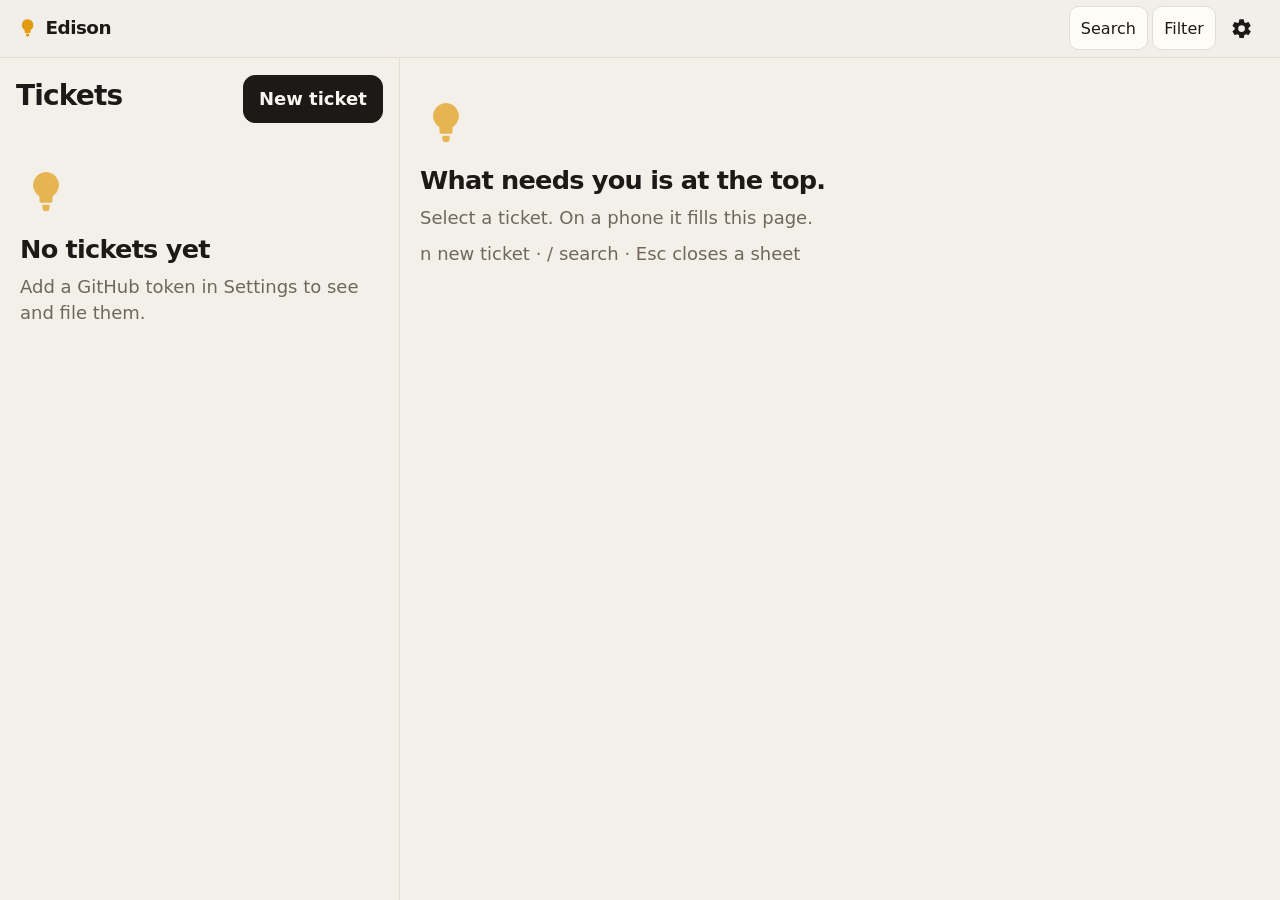
<file: index.html>
<!DOCTYPE html>
<html lang="en">
<head>
  <meta charset="UTF-8" />
  <meta name="viewport" content="width=device-width, initial-scale=1" />
  <meta name="theme-color" content="#f3f0ea" />
  <meta name="description" content="Edison logs tickets and sends them to a coding agent after you approve." />
  <title>Edison</title>
  <link rel="icon" href="assets/icons/icon.svg" type="image/svg+xml" />
  <link rel="apple-touch-icon" href="assets/icons/icon-192.png" />
  <link rel="manifest" href="manifest.json" />
  <link rel="stylesheet" href="assets/css/style.css" />
  <link rel="stylesheet" href="assets/css/brief-message.css" />
  <link rel="stylesheet" href="assets/css/working-indicator.css" />
  <meta http-equiv="Content-Security-Policy" content="default-src 'self'; img-src 'self' https: data: blob:; connect-src 'self' https://api.github.com; style-src 'self'; script-src 'self'; base-uri 'self'; form-action 'self'" />
</head>
<body data-page="list">
  <header class="top">
    <a class="back" id="back" href="index.html" hidden>Tickets</a>
    <a class="brand" id="brand" href="index.html">
      <svg class="brand-bulb" viewBox="0 0 32 32" aria-hidden="true"><path fill="currentColor" d="M16 3a8 8 0 0 0-4.6 14.5c.4.4.6.9.6 1.4V21a1 1 0 0 0 1 1h6a1 1 0 0 0 1-1v-2.1c0-.5.2-1 .6-1.4A8 8 0 0 0 16 3zm-2.2 20.2h4.4V25a2.2 2.2 0 0 1-4.4 0v-1.8z"/></svg>
      <span>Edison</span>
    </a>
    <div class="search-wrap" id="search-wrap" hidden>
      <label class="sr" for="search">Search tickets</label>
      <input id="search" type="search" placeholder="Search tickets" autocomplete="off" />
    </div>
    <div class="top-actions">
      <button type="button" class="text" id="search-open" data-action="open-search" aria-expanded="false">Search</button>
      <button type="button" class="text" id="filter-open" data-action="open-filter" aria-expanded="false">Filter</button>
      <a href="settings.html" id="settings-link" class="icon-link" aria-label="Settings"><svg viewBox="0 0 24 24" aria-hidden="true"><path fill="currentColor" d="M19.14 12.94c.04-.31.06-.63.06-.94s-.02-.63-.06-.94l2.03-1.58a.5.5 0 0 0 .12-.64l-1.92-3.32a.5.5 0 0 0-.6-.22l-2.39.96a7.2 7.2 0 0 0-1.63-.94l-.36-2.54a.5.5 0 0 0-.5-.42h-3.84a.5.5 0 0 0-.5.42l-.36 2.54c-.58.22-1.12.54-1.63.94l-2.39-.96a.5.5 0 0 0-.6.22L2.71 8.84a.5.5 0 0 0 .12.64l2.03 1.58c-.04.31-.06.63-.06.94s.02.63.06.94l-2.03 1.58a.5.5 0 0 0-.12.64l1.92 3.32c.13.22.39.31.6.22l2.39-.96c.5.4 1.05.72 1.63.94l.36 2.54c.05.24.26.42.5.42h3.84c.24 0 .45-.18.5-.42l.36-2.54c.58-.22 1.12-.54 1.63-.94l2.39.96c.22.09.47 0 .6-.22l1.92-3.32a.5.5 0 0 0-.12-.64l-2.03-1.58zM12 15.5A3.5 3.5 0 1 1 12 8.5a3.5 3.5 0 0 1 0 7z"/></svg></a>
    </div>
  </header>
  <div class="workspace">
    <section id="list" class="list-pane" aria-label="Tickets"></section>
    <section id="detail" class="detail-pane" aria-label="Ticket">
      <div class="empty">
        <span class="bulb-icon stage-ready xl"><svg class="bulb-svg" viewBox="0 0 32 32" aria-hidden="true"><path fill="currentColor" d="M16 3a8 8 0 0 0-4.6 14.5c.4.4.6.9.6 1.4V21a1 1 0 0 0 1 1h6a1 1 0 0 0 1-1v-2.1c0-.5.2-1 .6-1.4A8 8 0 0 0 16 3zm-2.2 20.2h4.4V25a2.2 2.2 0 0 1-4.4 0v-1.8z"/></svg></span>
        <h2>What needs you is at the top.</h2>
        <p class="lede">Select a ticket. On a phone it fills this page.</p>
        <p class="hint">n new ticket · / search · Esc closes a sheet</p>
      </div>
    </section>
  </div>
  <div id="sheets"></div>
  <script src="assets/js/config/app-config.js"></script>
  <script src="assets/js/utils/auth.js"></script>
  <script src="assets/js/utils/labels.js"></script>
  <script src="assets/js/utils/query.js"></script>
  <script src="assets/js/utils/formatters.js"></script>
  <script src="assets/js/utils/api.js"></script>
  <script src="assets/js/utils/image-compress.js"></script>
  <script src="assets/js/utils/brief-message.js"></script>
  <script src="assets/js/utils/working-indicator.js"></script>
  <script src="assets/js/utils/ticket-changes.js"></script>
  <script src="assets/js/utils/apps.js"></script>
  <script src="assets/js/utils/agents.js"></script>
  <script src="assets/js/utils/setup.js"></script>
  <script src="assets/js/components/ticket-card.js"></script>
  <script src="assets/js/components/ticket-view.js"></script>
  <script src="assets/js/pages/list.js"></script>
  <script src="assets/js/main.js"></script>
</body>
</html>
</file>
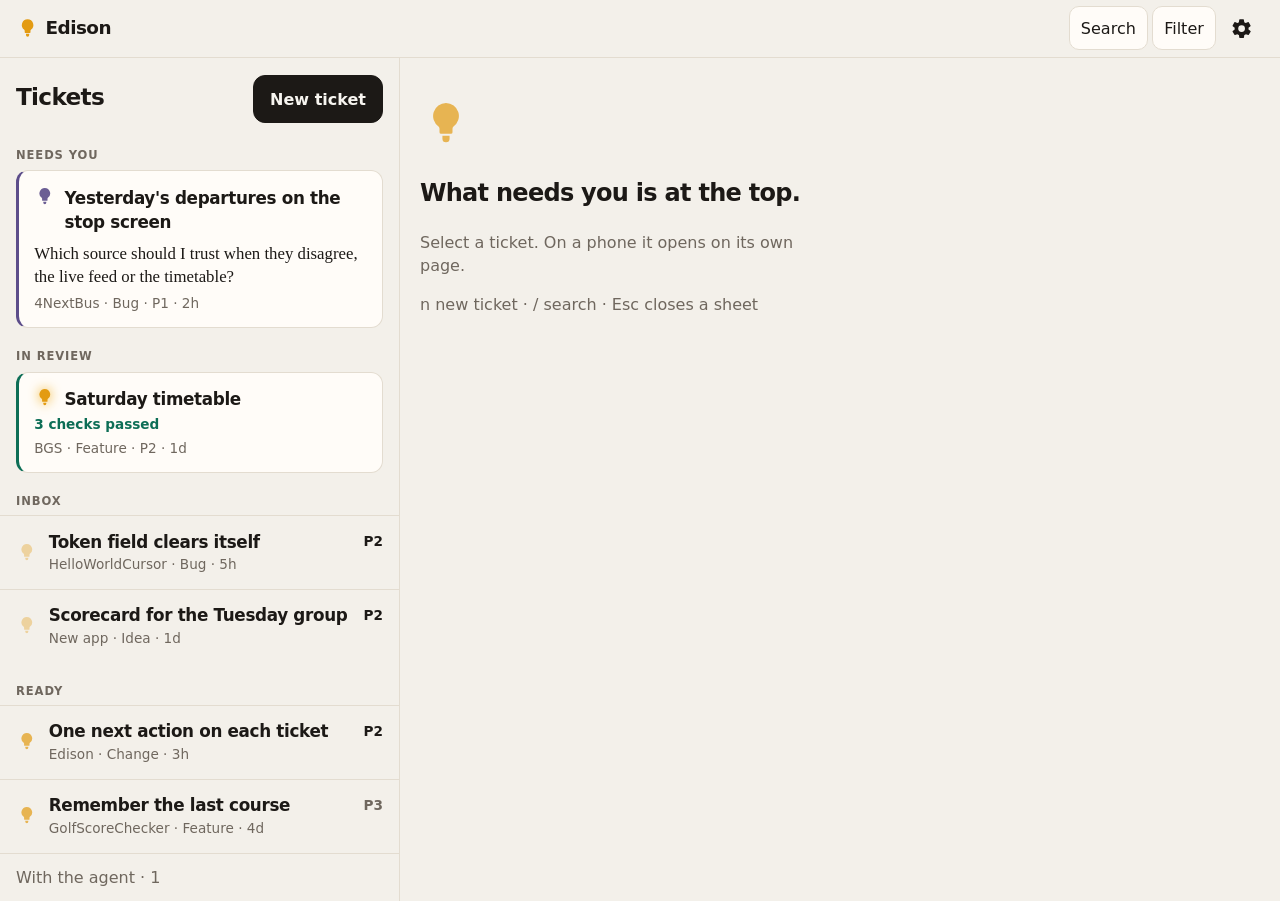
<file: mockups/index.html>
<!DOCTYPE html>
<html lang="en">
<head>
  <meta charset="UTF-8" />
  <meta name="viewport" content="width=device-width, initial-scale=1" />
  <meta name="theme-color" content="#f3f0ea" />
  <title>Edison</title>
  <link rel="stylesheet" href="mock.css?v=6" />
</head>
<body data-screen="home" data-wide="false">
  <header class="top">
    <a class="back" id="back" href="#/">Tickets</a>
    <a class="brand" id="brand" href="#/"><svg class="brand-bulb" viewBox="0 0 32 32" aria-hidden="true"><path fill="currentColor" d="M16 3a8 8 0 0 0-4.6 14.5c.4.4.6.9.6 1.4V21a1 1 0 0 0 1 1h6a1 1 0 0 0 1-1v-2.1c0-.5.2-1 .6-1.4A8 8 0 0 0 16 3zm-2.2 20.2h4.4V25a2.2 2.2 0 0 1-4.4 0v-1.8z"/></svg><span>Edison</span></a>
    <div class="search-wrap" id="search-wrap" hidden>
      <label class="sr" for="search">Search tickets</label>
      <input id="search" type="search" placeholder="Search tickets" autocomplete="off" />
    </div>
    <div class="top-actions">
      <button type="button" class="text" id="search-open" data-action="open-search">Search</button>
      <button type="button" class="text" id="filter-open" data-action="open-filter">Filter</button>
      <a href="#/settings" id="settings-link" class="icon-link" aria-label="Settings"><svg viewBox="0 0 24 24" aria-hidden="true"><path fill="currentColor" d="M19.14 12.94c.04-.31.06-.63.06-.94s-.02-.63-.06-.94l2.03-1.58a.5.5 0 0 0 .12-.64l-1.92-3.32a.5.5 0 0 0-.6-.22l-2.39.96a7.2 7.2 0 0 0-1.63-.94l-.36-2.54a.5.5 0 0 0-.5-.42h-3.84a.5.5 0 0 0-.5.42l-.36 2.54c-.58.22-1.12.54-1.63.94l-2.39-.96a.5.5 0 0 0-.6.22L2.71 8.84a.5.5 0 0 0 .12.64l2.03 1.58c-.04.31-.06.63-.06.94s.02.63.06.94l-2.03 1.58a.5.5 0 0 0-.12.64l1.92 3.32c.13.22.39.31.6.22l2.39-.96c.5.4 1.05.72 1.63.94l.36 2.54c.05.24.26.42.5.42h3.84c.24 0 .45-.18.5-.42l.36-2.54c.58-.22 1.12-.54 1.63-.94l2.39.96c.22.09.47 0 .6-.22l1.92-3.32a.5.5 0 0 0-.12-.64l-2.03-1.58zM12 15.5A3.5 3.5 0 1 1 12 8.5a3.5 3.5 0 0 1 0 7z"/></svg></a>
    </div>
  </header>
  <div class="workspace">
    <section id="list" class="list-pane" aria-label="Tickets"></section>
    <section id="detail" class="detail-pane" aria-label="Ticket"></section>
  </div>
  <div id="sheets"></div>
  <script src="mock.js?v=5"></script>
</body>
</html>
</file>
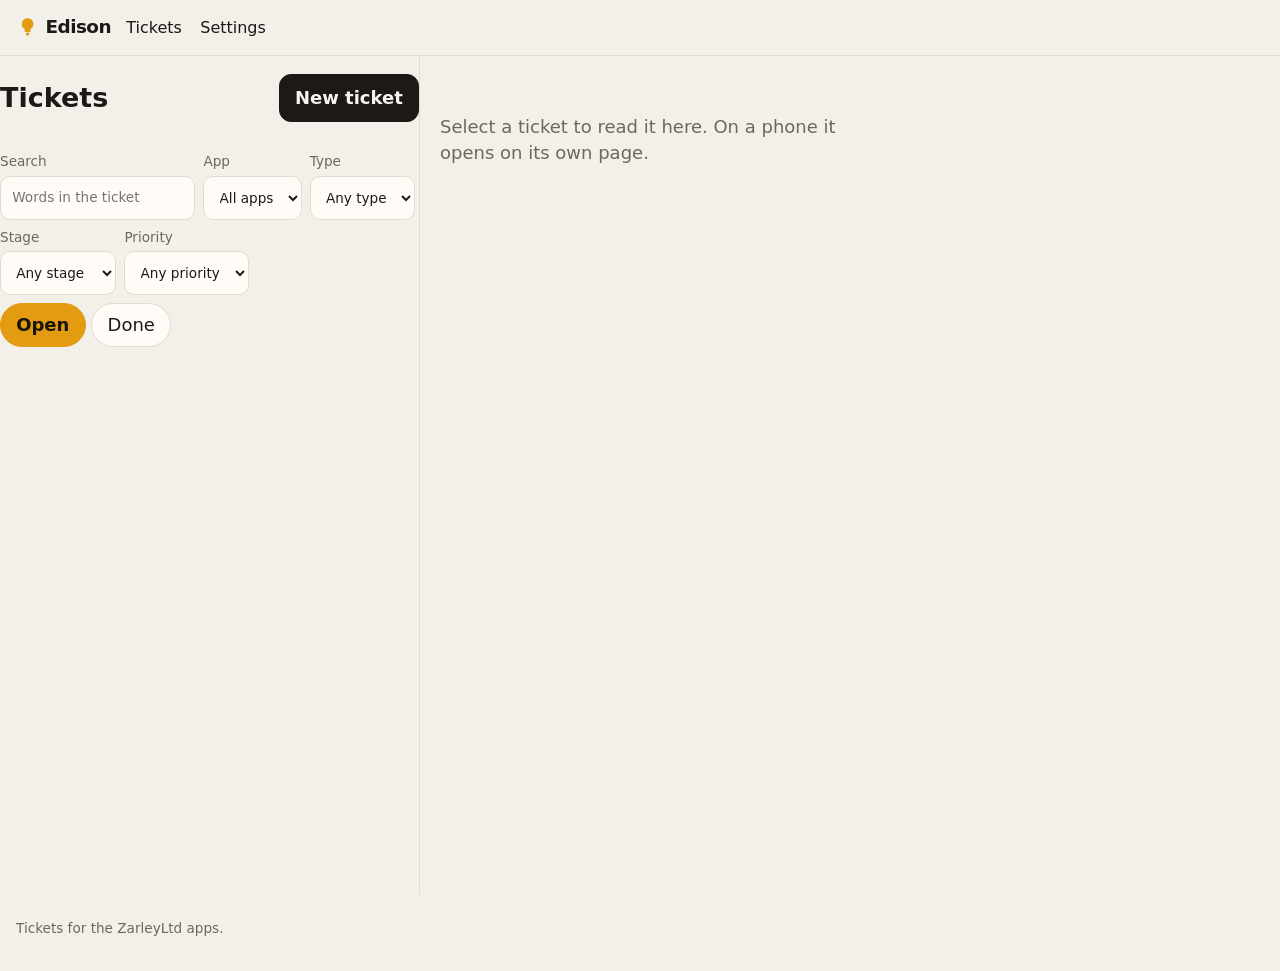
<file: index.reference.html>
<!DOCTYPE html>
<html lang="en">
<head>
  <meta charset="UTF-8" />
  <meta name="viewport" content="width=device-width, initial-scale=1" />
  <meta name="theme-color" content="#e39b12" />
  <meta name="description" content="Edison logs tickets and sends them to a coding agent after you approve." />
  <title>Edison</title>
  <link rel="icon" href="assets/icons/icon.svg" type="image/svg+xml" />
  <link rel="apple-touch-icon" href="assets/icons/icon-192.png" />
  <link rel="manifest" href="manifest.json" />
  <link rel="stylesheet" href="assets/css/style.css" />
  <link rel="stylesheet" href="assets/css/brief-message.css" />
  <meta http-equiv="Content-Security-Policy" content="default-src 'self'; img-src 'self' https: data:; connect-src 'self' https://api.github.com; style-src 'self'; script-src 'self'; base-uri 'self'; form-action 'self'" />
</head>
<body data-page="list">
  <header class="top">
    <a class="brand" href="index.html">
      <svg class="brand-bulb" viewBox="0 0 32 32" aria-hidden="true"><path fill="currentColor" d="M16 3a8 8 0 0 0-4.6 14.5c.4.4.6.9.6 1.4V21a1 1 0 0 0 1 1h6a1 1 0 0 0 1-1v-2.1c0-.5.2-1 .6-1.4A8 8 0 0 0 16 3zm-2.2 20.2h4.4V25a2.2 2.2 0 0 1-4.4 0v-1.8z"/></svg>
      <span>Edison</span>
    </a>
    <nav aria-label="Primary">
      <a href="index.html">Tickets</a>
      <a href="settings.html">Settings</a>
    </nav>
  </header>
  <div class="layout two-pane">
    <section class="list-pane" aria-label="Tickets">
      <div class="toolbar">
        <h1>Tickets</h1>
        <button type="button" class="primary" id="new-ticket">New ticket</button>
      </div>
      <p id="error" class="banner" hidden></p>
      <form id="filters" class="filters" aria-label="Filter tickets">
        <label class="field">Search<input id="filter-text" type="search" placeholder="Words in the ticket" /></label>
        <label class="field">App
          <select id="filter-app"><option value="">All apps</option></select>
        </label>
        <label class="field">Type
          <select id="filter-type">
            <option value="">Any type</option>
            <option value="bug">Bug</option>
            <option value="change">Change</option>
            <option value="feature">Feature</option>
            <option value="idea">Idea</option>
          </select>
        </label>
        <label class="field">Stage
          <select id="filter-stage">
            <option value="">Any stage</option>
            <option value="inbox">Inbox</option>
            <option value="ready">Ready</option>
            <option value="working">Working</option>
            <option value="needs-input">Needs you</option>
            <option value="review">In review</option>
            <option value="parked">Parked</option>
          </select>
        </label>
        <label class="field">Priority
          <select id="filter-priority">
            <option value="">Any priority</option>
            <option value="p1">p1</option>
            <option value="p2">p2</option>
            <option value="p3">p3</option>
          </select>
        </label>
        <div class="state-toggles" role="group" aria-label="Open or done">
          <button type="button" class="toggle" id="filter-open" aria-pressed="true">Open</button>
          <button type="button" class="toggle" id="filter-done" aria-pressed="false">Done</button>
        </div>
      </form>
      <div id="list"></div>
    </section>
    <section class="detail-pane" id="detail" aria-label="Selected ticket">
      <div class="empty">
        <p class="muted">Select a ticket to read it here. On a phone it opens on its own page.</p>
      </div>
    </section>
  </div>
  <div id="sheet" class="sheet-backdrop" hidden>
    <form id="new-form" class="sheet stack" aria-labelledby="sheet-title">
      <h2 id="sheet-title">New ticket</h2>
      <label class="field">Title<input id="title" name="title" required maxlength="120" /></label>
      <label class="field">App
        <select id="app" name="app" required>
          <option value="">Choose an app</option>
        </select>
      </label>
      <label class="field">Type
        <select id="type" name="type">
          <option value="bug">Bug</option>
          <option value="change">Change</option>
          <option value="feature">Feature</option>
          <option value="idea">Idea</option>
        </select>
      </label>
      <label class="field">Priority
        <select id="priority" name="priority">
          <option value="p1">p1</option>
          <option value="p2" selected>p2</option>
          <option value="p3">p3</option>
        </select>
      </label>
      <label class="field">Notes<textarea id="notes" name="notes" placeholder="What did you notice?"></textarea></label>
      <div class="row">
        <label class="field">Link<input id="url" type="url" inputmode="url" placeholder="https://" /></label>
        <button type="button" id="add-url">Add link</button>
      </div>
      <ul id="urls" class="chips"></ul>
      <label class="field">Photos<input id="photos" type="file" accept="image/*" capture="environment" multiple /></label>
      <div id="file-progress" class="file-progress" hidden>
        <div class="file-progress__track" role="progressbar" aria-valuemin="0" aria-valuemax="100" aria-valuenow="0" aria-valuetext="Filing the ticket">
          <div class="file-progress__bar"></div>
        </div>
        <p id="file-progress-label" class="hint">Filing the ticket…</p>
      </div>
      <div class="row">
        <button type="submit" class="primary" id="save-ticket">File ticket</button>
        <button type="button" id="sheet-cancel">Cancel</button>
      </div>
    </form>
  </div>
  <footer class="site-footer">Tickets for the ZarleyLtd apps.</footer>
  <script src="assets/js/config/app-config.js"></script>
  <script src="assets/js/utils/auth.js"></script>
  <script src="assets/js/utils/labels.js"></script>
  <script src="assets/js/utils/query.js"></script>
  <script src="assets/js/utils/formatters.js"></script>
  <script src="assets/js/utils/api.js"></script>
  <script src="assets/js/utils/image-compress.js"></script>
  <script src="assets/js/utils/brief-message.js"></script>
  <script src="assets/js/utils/apps.js"></script>
  <script src="assets/js/utils/agents.js"></script>
  <script src="assets/js/utils/setup.js"></script>
  <script src="assets/js/components/ticket-card.js"></script>
  <script src="assets/js/components/ticket-view.js"></script>
  <script src="assets/js/pages/list.js"></script>
  <script src="assets/js/main.js"></script>
</body>
</html>
</file>
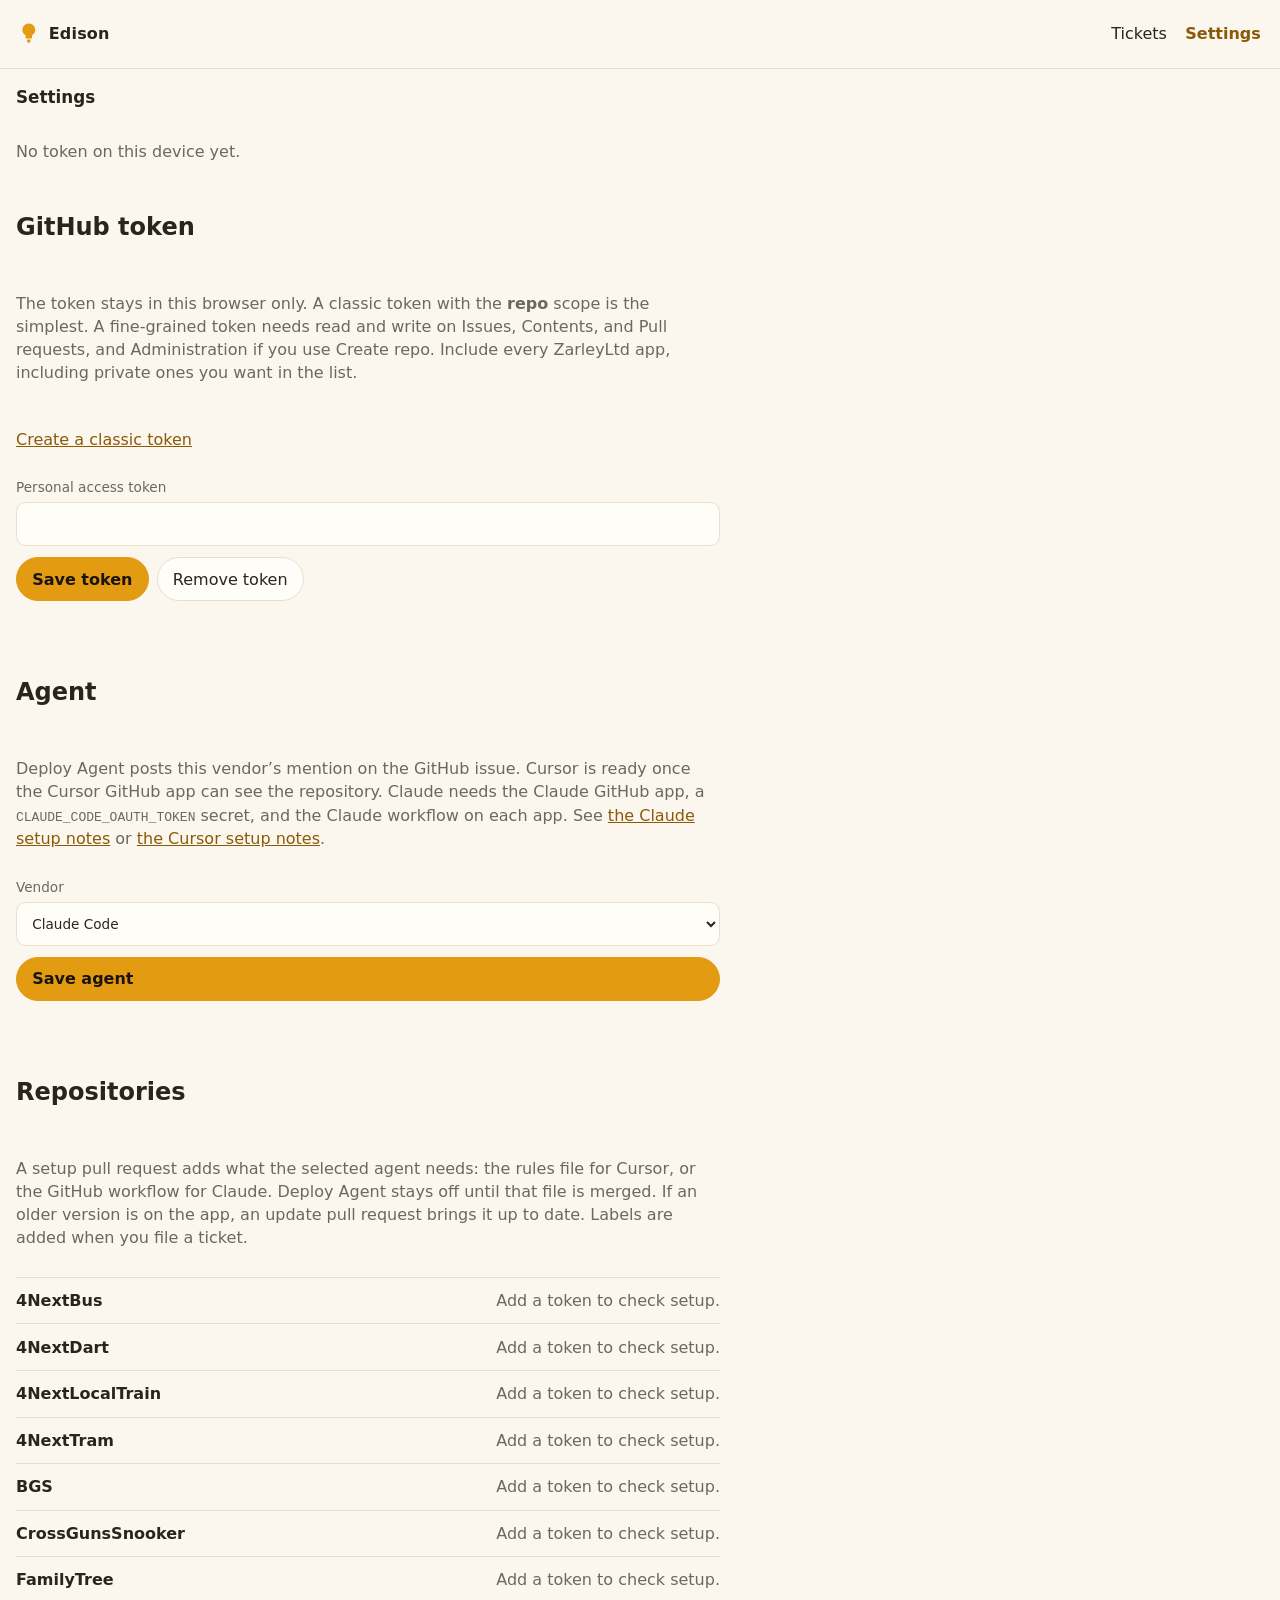
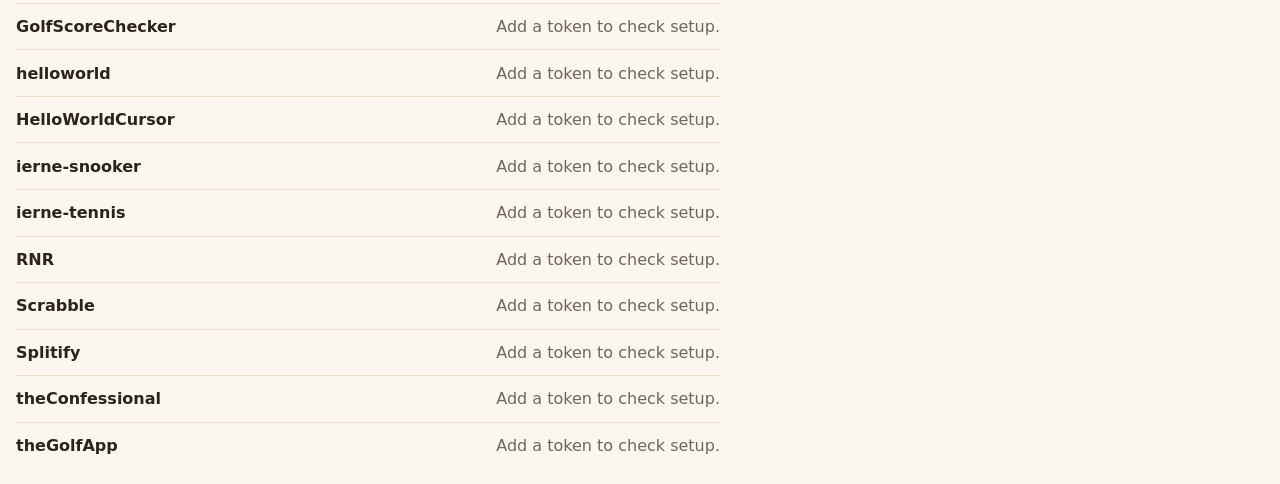
<file: settings.html>
<!DOCTYPE html>
<html lang="en">
<head>
  <meta charset="UTF-8" />
  <meta name="viewport" content="width=device-width, initial-scale=1" />
  <meta name="theme-color" content="#e39b12" />
  <meta name="description" content="Edison settings." />
  <title>Settings · Edison</title>
  <link rel="icon" href="assets/icons/icon.svg" type="image/svg+xml" />
  <link rel="apple-touch-icon" href="assets/icons/icon-192.png" />
  <link rel="manifest" href="manifest.json" />
  <link rel="stylesheet" href="assets/css/style.css" />
  <link rel="stylesheet" href="assets/css/brief-message.css" />
  <meta http-equiv="Content-Security-Policy" content="default-src 'self'; img-src 'self' https: data:; connect-src 'self' https://api.github.com; style-src 'self'; script-src 'self'; base-uri 'self'; form-action 'self'" />
</head>
<body data-page="settings">
  <header class="top">
    <a class="brand" href="index.html">
      <svg class="brand-bulb" viewBox="0 0 32 32" aria-hidden="true"><path fill="currentColor" d="M16 3a8 8 0 0 0-4.6 14.5c.4.4.6.9.6 1.4V21a1 1 0 0 0 1 1h6a1 1 0 0 0 1-1v-2.1c0-.5.2-1 .6-1.4A8 8 0 0 0 16 3zm-2.2 20.2h4.4V25a2.2 2.2 0 0 1-4.4 0v-1.8z"/></svg>
      <span>Edison</span>
    </a>
    <nav aria-label="Primary">
      <a href="index.html">Tickets</a>
      <a href="settings.html">Settings</a>
    </nav>
  </header>
  <main class="layout ticket stack">
    <h1>Settings</h1>
    <p id="who" class="muted">No token on this device yet.</p>
    <section class="stack">
      <h2>GitHub token</h2>
      <p class="hint">The token stays in this browser only. A classic token with the <strong>repo</strong> scope is the simplest. A fine-grained token needs read and write on Issues, Contents, and Pull requests, and Administration if you use Create repo. Include every ZarleyLtd app, including private ones you want in the list.</p>
      <p><a href="https://github.com/settings/tokens/new?scopes=repo&amp;description=Edison" target="_blank" rel="noopener noreferrer">Create a classic token</a></p>
      <label class="field">Personal access token<input id="token" type="password" autocomplete="off" /></label>
      <div class="row">
        <button type="button" class="primary" id="save-token">Save token</button>
        <button type="button" id="clear-token">Remove token</button>
      </div>
      <p id="token-status" class="hint" role="status"></p>
    </section>
    <section class="stack">
      <h2>Agent</h2>
      <p class="hint">Deploy Agent posts this vendor’s mention on the GitHub issue. Cursor is ready once the Cursor GitHub app can see the repository. Claude needs the Claude GitHub app, a <code>CLAUDE_CODE_OAUTH_TOKEN</code> secret, and the Claude workflow on each app. See <a href="docs/SETUP_CLAUDE.md">the Claude setup notes</a> or <a href="docs/SETUP_CURSOR.md">the Cursor setup notes</a>.</p>
      <label class="field">Vendor
        <select id="vendor"></select>
      </label>
      <button type="button" class="primary" id="save-vendor">Save agent</button>
      <p id="vendor-status" class="hint"></p>
    </section>
    <section class="stack">
      <h2>Repositories</h2>
      <p class="hint">A setup pull request adds what the selected agent needs: the rules file for Cursor, or the GitHub workflow for Claude. Deploy Agent stays off until that file is merged. If an older version is on the app, an update pull request brings it up to date. Labels are added when you file a ticket.</p>
      <div id="repos"></div>
    </section>
  </main>
  <script src="assets/js/config/app-config.js"></script>
  <script src="assets/js/utils/auth.js"></script>
  <script src="assets/js/utils/labels.js"></script>
  <script src="assets/js/utils/query.js"></script>
  <script src="assets/js/utils/formatters.js"></script>
  <script src="assets/js/utils/api.js"></script>
  <script src="assets/js/utils/image-compress.js"></script>
  <script src="assets/js/utils/brief-message.js"></script>
  <script src="assets/js/utils/apps.js"></script>
  <script src="assets/js/utils/agents.js"></script>
  <script src="assets/js/utils/setup.js"></script>
  <script src="assets/js/pages/settings.js"></script>
  <script src="assets/js/main.js"></script>
</body>
</html>
</file>
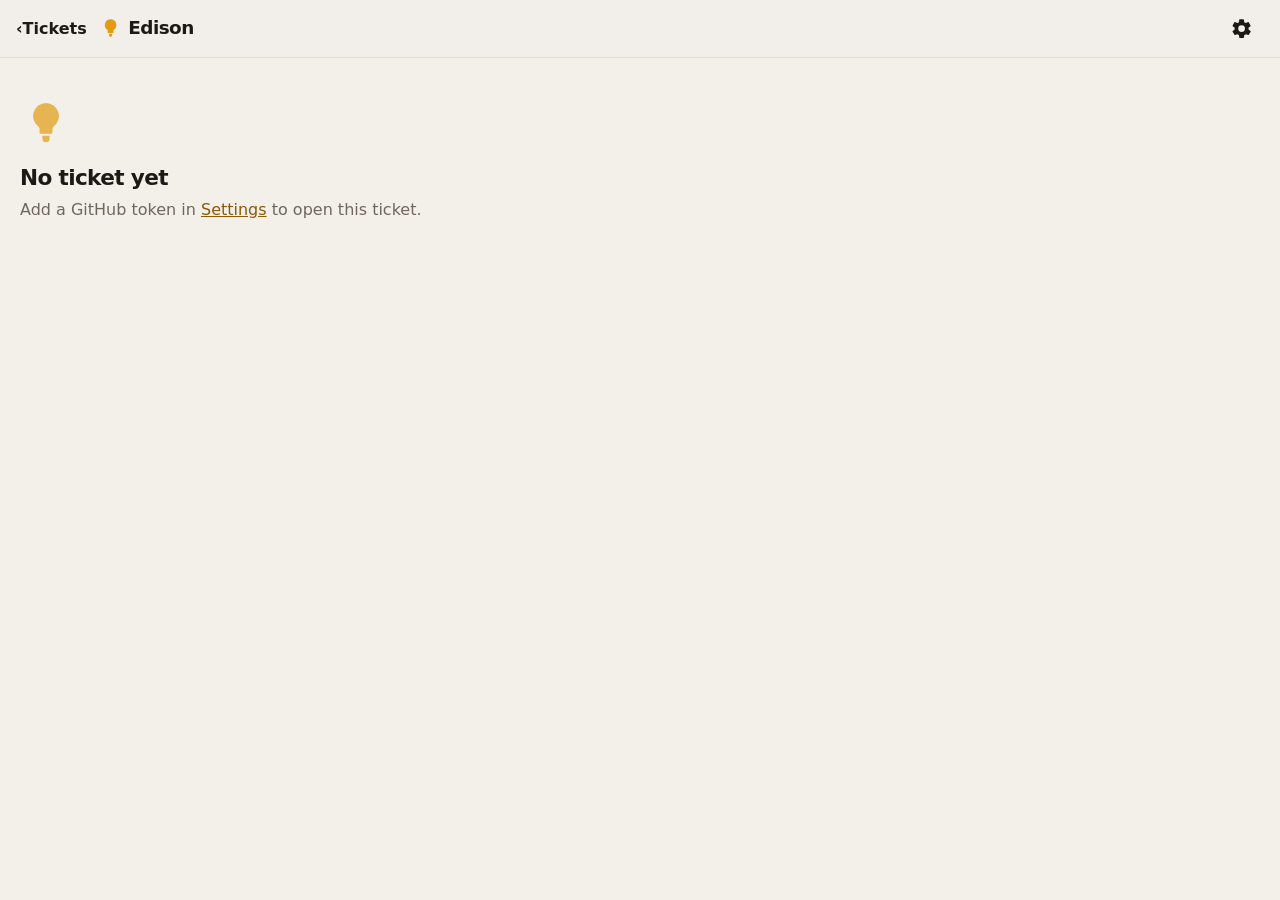
<file: ticket.html>
<!DOCTYPE html>
<html lang="en">
<head>
  <meta charset="UTF-8" />
  <meta name="viewport" content="width=device-width, initial-scale=1" />
  <meta name="theme-color" content="#f3f0ea" />
  <meta name="description" content="An Edison ticket." />
  <title>Ticket · Edison</title>
  <link rel="icon" href="assets/icons/icon.svg" type="image/svg+xml" />
  <link rel="apple-touch-icon" href="assets/icons/icon-192.png" />
  <link rel="manifest" href="manifest.json" />
  <link rel="stylesheet" href="assets/css/style.css" />
  <link rel="stylesheet" href="assets/css/brief-message.css" />
  <link rel="stylesheet" href="assets/css/working-indicator.css" />
  <meta http-equiv="Content-Security-Policy" content="default-src 'self'; img-src 'self' https: data: blob:; connect-src 'self' https://api.github.com; style-src 'self'; script-src 'self'; base-uri 'self'; form-action 'self'" />
</head>
<body data-page="ticket" data-screen="ticket">
  <header class="top">
    <a class="back" href="index.html">Tickets</a>
    <a class="brand" href="index.html">
      <svg class="brand-bulb" viewBox="0 0 32 32" aria-hidden="true"><path fill="currentColor" d="M16 3a8 8 0 0 0-4.6 14.5c.4.4.6.9.6 1.4V21a1 1 0 0 0 1 1h6a1 1 0 0 0 1-1v-2.1c0-.5.2-1 .6-1.4A8 8 0 0 0 16 3zm-2.2 20.2h4.4V25a2.2 2.2 0 0 1-4.4 0v-1.8z"/></svg>
      <span>Edison</span>
    </a>
    <div class="top-actions">
      <a href="settings.html" class="icon-link" aria-label="Settings"><svg viewBox="0 0 24 24" aria-hidden="true"><path fill="currentColor" d="M19.14 12.94c.04-.31.06-.63.06-.94s-.02-.63-.06-.94l2.03-1.58a.5.5 0 0 0 .12-.64l-1.92-3.32a.5.5 0 0 0-.6-.22l-2.39.96a7.2 7.2 0 0 0-1.63-.94l-.36-2.54a.5.5 0 0 0-.5-.42h-3.84a.5.5 0 0 0-.5.42l-.36 2.54c-.58.22-1.12.54-1.63.94l-2.39-.96a.5.5 0 0 0-.6.22L2.71 8.84a.5.5 0 0 0 .12.64l2.03 1.58c-.04.31-.06.63-.06.94s.02.63.06.94l-2.03 1.58a.5.5 0 0 0-.12.64l1.92 3.32c.13.22.39.31.6.22l2.39-.96c.5.4 1.05.72 1.63.94l.36 2.54c.05.24.26.42.5.42h3.84c.24 0 .45-.18.5-.42l.36-2.54c.58-.22 1.12-.54 1.63-.94l2.39.96c.22.09.47 0 .6-.22l1.92-3.32a.5.5 0 0 0-.12-.64l-2.03-1.58zM12 15.5A3.5 3.5 0 1 1 12 8.5a3.5 3.5 0 0 1 0 7z"/></svg></a>
    </div>
  </header>
  <main id="ticket" class="ticket-page"></main>
  <script src="assets/js/config/app-config.js"></script>
  <script src="assets/js/utils/auth.js"></script>
  <script src="assets/js/utils/labels.js"></script>
  <script src="assets/js/utils/query.js"></script>
  <script src="assets/js/utils/formatters.js"></script>
  <script src="assets/js/utils/api.js"></script>
  <script src="assets/js/utils/image-compress.js"></script>
  <script src="assets/js/utils/brief-message.js"></script>
  <script src="assets/js/utils/working-indicator.js"></script>
  <script src="assets/js/utils/ticket-changes.js"></script>
  <script src="assets/js/utils/apps.js"></script>
  <script src="assets/js/utils/agents.js"></script>
  <script src="assets/js/utils/setup.js"></script>
  <script src="assets/js/components/ticket-card.js"></script>
  <script src="assets/js/components/ticket-view.js"></script>
  <script src="assets/js/pages/ticket.js"></script>
  <script src="assets/js/main.js"></script>
</body>
</html>
</file>
<file: assets/css/style.css>
:root {
  --bg: #fbf6ee;
  --ink: #2a241c;
  --muted: #6f675c;
  --line: #eadfce;
  --card: #fffdf8;
  --amber: #e39b12;
  --amber-deep: #8a5a08;
  --danger: #9c2f2f;
  --ok: #2f7d4a;
  --shadow: 0 10px 30px rgba(42, 36, 28, 0.08);
  color-scheme: light;
}

* { box-sizing: border-box; }

[hidden] { display: none !important; }

body.sheet-open { overflow: hidden; }

html, body { margin: 0; padding: 0; }

body {
  min-height: 100vh;
  background: var(--bg);
  color: var(--ink);
  font-family: system-ui, -apple-system, "Segoe UI", Roboto, sans-serif;
  line-height: 1.45;
}

a { color: var(--amber-deep); }

a:focus-visible, button:focus-visible, input:focus-visible, select:focus-visible, textarea:focus-visible {
  outline: 3px solid var(--amber);
  outline-offset: 2px;
}

.top {
  display: flex;
  align-items: center;
  justify-content: space-between;
  gap: 1rem;
  padding: 0.75rem 1rem;
  border-bottom: 1px solid var(--line);
  background: rgba(251, 246, 238, 0.94);
  position: sticky;
  top: 0;
  z-index: 20;
}

.brand {
  display: flex;
  align-items: center;
  gap: 0.45rem;
  color: var(--ink);
  text-decoration: none;
  font-weight: 700;
  letter-spacing: 0.01em;
}

.brand-bulb { width: 1.6rem; height: 1.6rem; color: var(--amber); }

.top nav { display: flex; gap: 0.75rem; }

.top nav a {
  color: var(--ink);
  text-decoration: none;
  min-height: 44px;
  display: inline-flex;
  align-items: center;
  padding: 0 0.2rem;
}

.top nav a[aria-current="page"] { color: var(--amber-deep); font-weight: 700; }

.layout { padding: 1rem; }

.toolbar, .filters, .actions, .row {
  display: flex;
  flex-wrap: wrap;
  gap: 0.5rem;
  align-items: center;
}

.toolbar { justify-content: space-between; margin-bottom: 0.75rem; }

.filters { margin-bottom: 0.75rem; }

label.field { display: flex; flex-direction: column; gap: 0.25rem; font-size: 0.85rem; color: var(--muted); }

input, select, textarea {
  font: inherit;
  color: var(--ink);
  background: var(--card);
  border: 1px solid var(--line);
  border-radius: 0.6rem;
  padding: 0.55rem 0.7rem;
  min-height: 44px;
}

textarea { min-height: 7rem; width: 100%; resize: vertical; }

button, .button {
  font: inherit;
  min-height: 44px;
  border-radius: 999px;
  border: 1px solid var(--line);
  background: var(--card);
  color: var(--ink);
  padding: 0.45rem 0.95rem;
  cursor: pointer;
}

button.primary, a.primary {
  background: var(--amber);
  border-color: var(--amber);
  color: #1a140c;
  font-weight: 700;
  text-decoration: none;
  display: inline-flex;
  align-items: center;
}

button.danger {
  color: var(--danger);
  background: #fff4f2;
  border-color: #e7b2b2;
}

.ticket-title {
  display: flex;
  align-items: flex-start;
  justify-content: space-between;
  gap: 0.75rem;
}
.ticket-title h1 { flex: 1; min-width: 0; }

button:disabled { opacity: 0.55; cursor: default; }

.cards { display: flex; flex-direction: column; gap: 0.6rem; }

.card {
  display: flex;
  gap: 0.75rem;
  align-items: flex-start;
  padding: 0.85rem 0.9rem;
  background: var(--card);
  border: 1px solid var(--line);
  border-radius: 0.9rem;
  text-decoration: none;
  color: inherit;
  box-shadow: var(--shadow);
}

.card h2, .ticket h1 { font-size: 1.05rem; margin: 0 0 0.2rem; }

.card.selected { border-color: var(--amber); }

.meta, .muted, .hint { color: var(--muted); }

#vendor-status:not(:empty),
#token-status:not(:empty) {
  color: var(--ink);
  font-weight: 600;
}

#token-status.is-error { color: var(--danger); }

.meta { margin: 0; font-size: 0.85rem; }

.bulb-icon { display: inline-flex; color: var(--amber); flex: none; }
.bulb-svg { width: 1.7rem; height: 1.7rem; }
.bulb-icon.lg .bulb-svg { width: 2rem; height: 2rem; }
.bulb-icon.xl .bulb-svg { width: 3.25rem; height: 3.25rem; }
.bulb-icon.stage-inbox { opacity: 0.35; }
.bulb-icon.stage-ready { opacity: 0.62; }
.bulb-icon.stage-working { opacity: 0.9; animation: glow 1.6s ease-in-out infinite; }
.bulb-icon.stage-needs-input { opacity: 0.8; color: #6d4ad4; }
.bulb-icon.stage-review { opacity: 1; filter: drop-shadow(0 0 6px #f0b429); }
.bulb-icon.stage-parked { opacity: 0.3; filter: grayscale(1); }
.bulb-icon.stage-done { opacity: 1; color: var(--ok); filter: drop-shadow(0 0 8px #f0b429); }

.status-badge {
  display: inline-flex;
  align-items: center;
  width: fit-content;
  font-size: 0.95rem;
  font-weight: 700;
  line-height: 1.2;
  padding: 0.28rem 0.7rem;
  border-radius: 999px;
  background: #fff1cc;
  color: #6b4704;
}
.status-badge.lg { font-size: 1.05rem; padding: 0.4rem 0.85rem; }
.status-badge.stage-done { background: #e5f4ea; color: var(--ok); }
.status-badge.stage-needs-input { background: #efe8ff; color: #6d4ad4; }
.status-badge.stage-parked { background: #eeeae4; color: var(--muted); }
.status-line { margin: 0.35rem 0 0.5rem; }
.card-main { display: flex; flex: 1; flex-direction: column; align-items: flex-start; gap: 0.35rem; min-width: 0; }
.card-main h2 { margin: 0; }

button.toggle[aria-pressed="true"] {
  background: var(--amber);
  border-color: var(--amber);
  color: #1a140c;
  font-weight: 700;
}

@keyframes glow {
  50% { filter: drop-shadow(0 0 8px #f0b429); }
}

.empty {
  text-align: center;
  padding: 2.5rem 1rem;
}

.empty .bulb-svg { width: 4rem; height: 4rem; }

.banner {
  background: #fff4f2;
  color: var(--danger);
  border: 1px solid #f0c8c2;
  border-radius: 0.7rem;
  padding: 0.7rem 0.8rem;
  margin-bottom: 0.75rem;
}

.ticket { max-width: 46rem; }

.prose { overflow-wrap: anywhere; }
.prose img { max-width: 100%; height: auto; border-radius: 0.6rem; }
.prose pre { overflow: auto; background: #2a241c; color: #fbf6ee; padding: 0.8rem; border-radius: 0.6rem; }

.comments { list-style: none; padding: 0; margin: 0; display: flex; flex-direction: column; gap: 0.6rem; }
.comments li { background: var(--card); border: 1px solid var(--line); border-radius: 0.8rem; padding: 0.75rem; }

.pr { display: flex; justify-content: space-between; gap: 0.75rem; align-items: center; padding: 0.7rem 0; border-top: 1px solid var(--line); }
.pr a { font-weight: 700; }

.rules-status {
  display: inline-flex;
  align-items: center;
  min-height: 44px;
  font-weight: 700;
  color: var(--ok);
}

a.rules-open {
  background: #fff1cc;
  border-color: var(--amber);
  color: #6b4704;
  font-weight: 700;
  text-decoration: none;
}

.checks { font-size: 0.85rem; color: var(--muted); }

.actions { position: sticky; bottom: 0; background: linear-gradient(transparent, var(--bg) 20%); padding: 0.8rem 0 0.2rem; }
.actions .hint, .actions .meta { flex-basis: 100%; margin: 0; }

.sheet-backdrop {
  position: fixed;
  inset: 0;
  background: rgba(42, 36, 28, 0.45);
  z-index: 30;
  display: flex;
  align-items: flex-end;
  justify-content: center;
}

.sheet {
  background: var(--card);
  width: min(40rem, 100%);
  max-height: 92vh;
  overflow: auto;
  border-radius: 1rem 1rem 0 0;
  padding: 1rem 1rem 1.5rem;
  box-shadow: var(--shadow);
}

.sheet h2 { margin-top: 0; }

.file-progress { display: flex; flex-direction: column; gap: 0.35rem; }
.file-progress__track {
  height: 0.45rem;
  background: var(--line);
  border-radius: 999px;
  overflow: hidden;
}
.file-progress__bar {
  height: 100%;
  width: 0;
  background: var(--amber);
  border-radius: inherit;
  transition: width 0.35s ease;
}
.file-progress.is-busy .file-progress__bar {
  background-image: linear-gradient(90deg, var(--amber) 0%, #ffe3a3 45%, var(--amber) 90%);
  background-size: 200% 100%;
  animation: file-progress-sheen 1s linear infinite;
}
@keyframes file-progress-sheen {
  from { background-position: 100% 0; }
  to { background-position: -100% 0; }
}

.stack { display: flex; flex-direction: column; gap: 0.7rem; }
.stack .field input, .stack .field select { width: 100%; }

.chips { display: flex; flex-wrap: wrap; gap: 0.4rem; padding: 0; margin: 0; list-style: none; }
.chips li { background: var(--bg); border-radius: 999px; padding: 0.2rem 0.55rem; }

.detail-pane { display: none; }
.site-footer { padding: 1.5rem 1rem 2rem; color: var(--muted); font-size: 0.85rem; }

@media (min-width: 800px) {
  .sheet-backdrop { align-items: center; }
  .sheet { border-radius: 1rem; margin: 1rem; }
}

@media (min-width: 1100px) {
  .layout.two-pane {
    display: grid;
    grid-template-columns: minmax(320px, 420px) minmax(0, 1fr);
    gap: 0;
    padding: 0;
    min-height: calc(100vh - 61px);
  }
  .list-pane { padding: 1rem; border-right: 1px solid var(--line); }
  .detail-pane {
    display: block;
    padding: 1rem 1.25rem 2rem;
    min-width: 0;
  }
}

@media (prefers-reduced-motion: reduce) {
  .bulb-icon.stage-working { animation: none; }
  .file-progress.is-busy .file-progress__bar { animation: none; }
  .file-progress__bar { transition: none; }
}

/* Home screen, specified by mockups/. Ticket and settings pages keep the earlier chrome. */
:is(body[data-page="list"], body[data-page="ticket"]) {
  --bg: #f3f0ea;
  --ink: #1c1916;
  --muted: #6f675e;
  --line: #e3dcd0;
  --paper: #fffcf8;
  --card: var(--paper);
  --wash: #efeae2;
  --needs: #5c4d8a;
  --ok: #0d6e56;
  --danger: #8f2d2d;
  --amber: #e39b12;
  --shadow: 0 16px 50px rgba(28, 25, 22, 0.16);
  --section-line: #8a7e70;
  --note-mine: #f4e3c0;
  --external: #1f883d;
  --external-line: #1a7f37;
  background: var(--bg);
  color: var(--ink);
  font-family: "Segoe UI", system-ui, sans-serif;
  display: flex;
  flex-direction: column;
  height: 100vh;
  overflow: hidden;
}

:is(body[data-page="list"], body[data-page="ticket"]) :focus-visible {
  outline: 2px solid var(--ink);
  outline-offset: 2px;
}

:is(body[data-page="list"], body[data-page="ticket"]) .sr {
  position: absolute;
  width: 1px;
  height: 1px;
  padding: 0;
  margin: -1px;
  overflow: hidden;
  clip: rect(0, 0, 0, 0);
  border: 0;
}

:is(body[data-page="list"], body[data-page="ticket"]) .top {
  justify-content: flex-start;
  gap: 0.75rem;
  min-height: 56px;
  padding: 0.4rem 1rem;
  background: rgba(243, 240, 234, 0.94);
  border-bottom: 1px solid var(--line);
}

:is(body[data-page="list"], body[data-page="ticket"]) .brand {
  gap: 0.4rem;
  color: var(--ink);
  text-decoration: none;
  font-weight: 650;
  letter-spacing: -0.03em;
  font-size: 1.15rem;
}

:is(body[data-page="list"], body[data-page="ticket"]) .brand-bulb { width: 1.45rem; height: 1.45rem; }

:is(body[data-page="list"], body[data-page="ticket"]) .top-actions {
  margin-left: auto;
  display: flex;
  align-items: center;
  gap: 0.25rem;
  flex: none;
}

:is(body[data-page="list"], body[data-page="ticket"]) .search-wrap { flex: 1; min-width: 0; }

:is(body[data-page="list"], body[data-page="ticket"]) .search-wrap input,
:is(body[data-page="list"], body[data-page="ticket"]) .field input,
:is(body[data-page="list"], body[data-page="ticket"]) .field select,
:is(body[data-page="list"], body[data-page="ticket"]) .field textarea {
  width: 100%;
  background: var(--paper);
  border: 1px solid var(--line);
  border-radius: 10px;
  min-height: 44px;
}

:is(body[data-page="list"], body[data-page="ticket"]) button.text {
  padding: 0.4rem 0.7rem;
  min-height: 44px;
  background: var(--paper);
  border: 1px solid var(--line);
  border-radius: 10px;
  color: var(--ink);
}

:is(body[data-page="list"], body[data-page="ticket"]) a.icon-link {
  display: inline-flex;
  align-items: center;
  justify-content: center;
  width: 44px;
  height: 44px;
  padding: 0;
  text-decoration: none;
  border-radius: 10px;
  color: var(--ink);
}

:is(body[data-page="list"], body[data-page="ticket"]) .icon-link svg { width: 1.45rem; height: 1.45rem; }

:is(body[data-page="list"], body[data-page="ticket"]) .icon-link:hover,
:is(body[data-page="list"], body[data-page="ticket"]) .icon-link:focus-visible { background: var(--wash); }

:is(body[data-page="list"], body[data-page="ticket"]) .workspace { flex: 1; min-height: 0; overflow: auto; }

:is(body[data-page="list"], body[data-page="ticket"]) .list-pane,
:is(body[data-page="list"], body[data-page="ticket"]) .detail-pane { min-width: 0; }

:is(body[data-page="list"], body[data-page="ticket"]) .detail-pane { display: none; padding: 0; }

:is(body[data-page="list"], body[data-page="ticket"]) .list-head {
  display: flex;
  align-items: baseline;
  justify-content: space-between;
  gap: 1rem;
  padding: 1.1rem 1rem 0.2rem;
}

:is(body[data-page="list"], body[data-page="ticket"]) .list-head h1,
:is(body[data-page="list"], body[data-page="ticket"]) .empty h2 {
  letter-spacing: -0.03em;
  font-weight: 650;
}

:is(body[data-page="list"], body[data-page="ticket"]) .list-head h1 {
  font-size: 1.75rem;
  line-height: 1.15;
  margin: 0;
}

:is(body[data-page="list"], body[data-page="ticket"]) h1,
:is(body[data-page="list"], body[data-page="ticket"]) h2,
:is(body[data-page="list"], body[data-page="ticket"]) .row-title { overflow-wrap: anywhere; }

:is(body[data-page="list"], body[data-page="ticket"]) .lede { color: var(--muted); margin: 0.35rem 0 0; }

:is(body[data-page="list"], body[data-page="ticket"]) .empty {
  text-align: left;
  padding: 2.5rem 1.25rem;
  max-width: 28rem;
}

:is(body[data-page="list"], body[data-page="ticket"]) .empty h2 { margin: 0.35rem 0 0; font-size: 1.35rem; }

:is(body[data-page="list"], body[data-page="ticket"]) .empty .hint { margin: 0.6rem 0 0; }

:is(body[data-page="list"], body[data-page="ticket"]) .bulb-svg { width: 1.35rem; height: 1.35rem; }

:is(body[data-page="list"], body[data-page="ticket"]) .bulb-icon.stage-inbox { opacity: 0.35; }
:is(body[data-page="list"], body[data-page="ticket"]) .bulb-icon.stage-ready { opacity: 0.7; }
:is(body[data-page="list"], body[data-page="ticket"]) .bulb-icon.stage-working { opacity: 0.95; }
:is(body[data-page="list"], body[data-page="ticket"]) .bulb-icon.stage-needs-input { opacity: 0.9; color: var(--needs); }
:is(body[data-page="list"], body[data-page="ticket"]) .bulb-icon.stage-review { opacity: 1; filter: drop-shadow(0 0 6px #f0b429); }
:is(body[data-page="list"], body[data-page="ticket"]) .bulb-icon.stage-parked { opacity: 0.28; filter: grayscale(1); }
:is(body[data-page="list"], body[data-page="ticket"]) .bulb-icon.stage-done { opacity: 1; color: var(--ok); filter: drop-shadow(0 0 6px #f0b429); }

:is(body[data-page="list"], body[data-page="ticket"]) .detail-pane .bulb-svg { width: 1.7rem; height: 1.7rem; }

:is(body[data-page="list"], body[data-page="ticket"]) .empty .bulb-svg,
:is(body[data-page="list"], body[data-page="ticket"]) .bulb-icon.xl .bulb-svg { width: 3.25rem; height: 3.25rem; }

:is(body[data-page="list"], body[data-page="ticket"]) .section-label {
  margin: 1.25rem 1rem 0.35rem;
  font-size: 0.85rem;
  font-weight: 700;
  letter-spacing: 0.08em;
  text-transform: uppercase;
  color: var(--muted);
}

:is(body[data-page="list"], body[data-page="ticket"]) .notice,
:is(body[data-page="list"], body[data-page="ticket"]) .banner,
:is(body[data-page="list"], body[data-page="ticket"]) .loading-line {
  margin: 0.75rem 1rem 0;
}

:is(body[data-page="list"], body[data-page="ticket"]) .notice {
  padding: 0.7rem 0.8rem;
  background: var(--paper);
  border: 1px solid var(--line);
  border-radius: 10px;
}

:is(body[data-page="list"], body[data-page="ticket"]) .attention {
  display: block;
  margin: 0.45rem 1rem;
  padding: 0.9rem 0.95rem 0.8rem;
  background: var(--paper);
  border: 1px solid var(--line);
  border-left: 3px solid var(--needs);
  border-radius: 12px;
  text-decoration: none;
  color: inherit;
}

:is(body[data-page="list"], body[data-page="ticket"]) .attention.review { border-left-color: var(--ok); }

:is(body[data-page="list"], body[data-page="ticket"]) .attention-head {
  display: flex;
  align-items: flex-start;
  gap: 0.55rem;
}

:is(body[data-page="list"], body[data-page="ticket"]) .attention h2,
:is(body[data-page="list"], body[data-page="ticket"]) .row-title {
  margin: 0;
  font-size: 1.25rem;
  letter-spacing: -0.02em;
  font-weight: 650;
}

:is(body[data-page="list"], body[data-page="ticket"]) .quote {
  margin: 0.45rem 0 0.35rem;
  font-family: Georgia, "Iowan Old Style", serif;
  font-size: 1.05rem;
  line-height: 1.4;
  color: var(--ink);
}

:is(body[data-page="list"], body[data-page="ticket"]) .rows { margin-top: 0.2rem; }

:is(body[data-page="list"], body[data-page="ticket"]) .row-link {
  display: grid;
  grid-template-columns: auto 1fr auto;
  column-gap: 0.7rem;
  row-gap: 0.1rem;
  align-items: center;
  padding: 0.85rem 1rem;
  text-decoration: none;
  color: inherit;
  border-top: 1px solid var(--line);
}

:is(body[data-page="list"], body[data-page="ticket"]) .row-link .bulb-icon { grid-column: 1; grid-row: 1 / span 2; align-self: center; }
:is(body[data-page="list"], body[data-page="ticket"]) .row-link .row-title { grid-column: 2; grid-row: 1; }
:is(body[data-page="list"], body[data-page="ticket"]) .row-link .pri { grid-column: 3; grid-row: 1; }
:is(body[data-page="list"], body[data-page="ticket"]) .row-link .meta { grid-column: 2 / -1; grid-row: 2; margin-top: 0; }

:is(body[data-page="list"], body[data-page="ticket"]) .pri { font-size: 1rem; font-weight: 700; }
:is(body[data-page="list"], body[data-page="ticket"]) .pri.p3,
:is(body[data-page="list"], body[data-page="ticket"]) .row-link.done { color: var(--muted); }

body[data-page="list"] .list-pane,
body[data-page="list"] .detail-pane > .empty {
  font-size: 1.125rem;
}

body[data-page="list"] .empty h2 {
  font-size: 1.6rem;
}

body[data-page="list"] .list-pane .quote {
  font-size: 1.2rem;
}

body[data-page="list"] .list-pane .meta {
  font-size: 1rem;
}

:is(body[data-page="list"], body[data-page="ticket"]) .row-link[aria-current="page"],
:is(body[data-page="list"], body[data-page="ticket"]) .attention[aria-current="page"] { background: var(--wash); }

:is(body[data-page="list"], body[data-page="ticket"]) .expander {
  display: block;
  width: 100%;
  text-align: left;
  background: none;
  border: 0;
  border-top: 1px solid var(--line);
  border-radius: 0;
  min-height: 48px;
  padding: 0.75rem 1rem;
  color: var(--muted);
}

:is(body[data-page="list"], body[data-page="ticket"]) button.primary,
:is(body[data-page="list"], body[data-page="ticket"]) a.primary {
  background: var(--ink);
  color: #f7f5f0;
  border: 1px solid var(--ink);
  border-radius: 12px;
  font-weight: 650;
  min-height: 48px;
  justify-content: center;
  text-align: center;
}

:is(body[data-page="list"], body[data-page="ticket"]) button.secondary {
  border-radius: 12px;
  min-height: 48px;
}

:is(body[data-page="list"], body[data-page="ticket"]) button.quiet {
  background: var(--paper);
  border: 1px solid var(--line);
  border-radius: 12px;
  min-height: 48px;
  color: var(--ink);
}

:is(body[data-page="list"], body[data-page="ticket"]) .new-btn { width: auto; min-width: 7.5rem; }

:is(body[data-page="list"], body[data-page="ticket"]) .segment {
  display: flex;
  flex-wrap: wrap;
  gap: 0.35rem;
  border: 0;
  background: transparent;
}

:is(body[data-page="list"], body[data-page="ticket"]) .segment button {
  flex: 0 1 auto;
  min-height: 40px;
  border: 0;
  border-radius: 999px;
  background: transparent;
  padding: 0.15rem 0.7rem;
  color: var(--muted);
}

:is(body[data-page="list"], body[data-page="ticket"]) .segment button[aria-pressed="true"] {
  background: #fff1cc;
  color: #6b4704;
  font-weight: 700;
}

:is(body[data-page="list"], body[data-page="ticket"]) .backdrop {
  position: fixed;
  inset: 0;
  z-index: 40;
  background: rgba(28, 25, 22, 0.4);
  display: flex;
  align-items: flex-end;
  justify-content: center;
}

:is(body[data-page="list"], body[data-page="ticket"]) .backdrop.confirm-backdrop {
  align-items: center;
  padding: 1rem;
}

:is(body[data-page="list"], body[data-page="ticket"]) .confirm-dialog {
  width: min(24rem, 100%);
  background: var(--paper);
  color: var(--ink);
  border-radius: 16px;
  padding: 1.15rem 1.1rem 1rem;
  box-shadow: var(--shadow);
}

:is(body[data-page="list"], body[data-page="ticket"]) .confirm-dialog h2 {
  margin: 0 0 0.45rem;
  font-size: 1.15rem;
}

:is(body[data-page="list"], body[data-page="ticket"]) .confirm-dialog p { margin: 0; }

:is(body[data-page="list"], body[data-page="ticket"]) .confirm-actions {
  display: flex;
  flex-wrap: wrap;
  justify-content: center;
  gap: 0.4rem;
  margin-top: 1rem;
}

:is(body[data-page="list"], body[data-page="ticket"]) .confirm-actions button {
  width: auto;
  flex: 0 1 auto;
  min-height: 36px;
  padding: 0.2rem 0.75rem;
  font-size: 0.9rem;
  display: inline-flex;
  align-items: center;
  justify-content: center;
  text-align: center;
}

:is(body[data-page="list"], body[data-page="ticket"]) .sheet {
  width: min(34rem, 100%);
  background: var(--bg);
  border-radius: 16px 16px 0 0;
  padding: 1rem 1rem calc(1.2rem + env(safe-area-inset-bottom));
  box-shadow: var(--shadow);
}

:is(body[data-page="list"], body[data-page="ticket"]) .sheet h2 {
  display: flex;
  align-items: center;
  gap: 0.45rem;
  margin: 0.2rem 0 0.6rem;
  letter-spacing: -0.03em;
}

:is(body[data-page="list"], body[data-page="ticket"]) .sheet-actions {
  display: flex;
  flex-direction: row;
  flex-wrap: wrap;
  align-items: center;
  gap: 0.4rem;
}

:is(body[data-page="list"], body[data-page="ticket"]) .sheet-actions button {
  width: auto;
  flex: 0 1 auto;
}

:is(body[data-page="list"], body[data-page="ticket"]) .chips li {
  display: inline-flex;
  align-items: center;
  gap: 0.35rem;
  background: var(--paper);
  border: 1px solid var(--line);
  border-radius: 999px;
  padding: 0.15rem 0.35rem 0.15rem 0.7rem;
  font-size: 0.85rem;
}

:is(body[data-page="list"], body[data-page="ticket"]) .chips button {
  border: 0;
  background: none;
  min-height: 32px;
  min-width: 32px;
  border-radius: 999px;
  padding: 0;
}

:is(body[data-page="list"], body[data-page="ticket"]) .detail-pane .ticket { padding: 1rem 1.15rem 2rem; }

:is(body[data-page="list"], body[data-page="ticket"]) .detail-pane a {
  text-decoration: underline;
  text-underline-offset: 3px;
}

@media (min-width: 800px) {
  :is(body[data-page="list"], body[data-page="ticket"]) .backdrop { align-items: center; }
  :is(body[data-page="list"], body[data-page="ticket"]) .sheet { border-radius: 16px; }
}

@media (min-width: 1100px) {
  :is(body[data-page="list"], body[data-page="ticket"]) .workspace {
    display: grid;
    grid-template-columns: 400px minmax(0, 1fr);
    height: auto;
    overflow: hidden;
  }

  :is(body[data-page="list"], body[data-page="ticket"]) .list-pane,
  :is(body[data-page="list"], body[data-page="ticket"]) .detail-pane {
    height: 100%;
    overflow: auto;
  }

  :is(body[data-page="list"], body[data-page="ticket"]) .list-pane { padding: 0; border-right: 1px solid var(--line); }

  :is(body[data-page="list"], body[data-page="ticket"]) .detail-pane { display: block; }

  :is(body[data-page="list"], body[data-page="ticket"]) .new-btn { min-width: 8rem; }

  body[data-page="list"][data-screen="ticket"] .list-pane { display: block; }

  :is(body[data-page="list"], body[data-page="ticket"]) .action-bar {
    position: static;
    padding: 0;
    margin: 0.8rem 0 0.2rem;
    background: none;
    border: 0;
    flex-direction: row;
    flex-wrap: wrap;
    align-items: center;
  }

  :is(body[data-page="list"], body[data-page="ticket"]) .action-bar .primary,
  :is(body[data-page="list"], body[data-page="ticket"]) .action-bar .secondary,
  :is(body[data-page="list"], body[data-page="ticket"]) .action-bar .quiet,
  :is(body[data-page="list"], body[data-page="ticket"]) .action-bar .danger { width: auto; }

  :is(body[data-page="list"], body[data-page="ticket"]) .action-bar .hint { flex-basis: 100%; }
}

:is(body[data-page="list"], body[data-page="ticket"]) .back {
  text-decoration: none;
  color: inherit;
  min-height: 44px;
  display: inline-flex;
  align-items: center;
  font-weight: 650;
}

:is(body[data-page="list"], body[data-page="ticket"]) .back::before { content: "\2039  "; }

:is(body[data-page="list"], body[data-page="ticket"]) .ticket-page {
  flex: 1;
  min-height: 0;
  overflow: auto;
}

:is(body[data-page="list"], body[data-page="ticket"]) .ticket {
  padding: 1rem 1rem 2rem;
  max-width: 40rem;
}

:is(body[data-page="list"], body[data-page="ticket"]) .ticket h1 {
  margin: 0;
  font-size: 1.7rem;
  line-height: 1.15;
  letter-spacing: -0.03em;
  font-weight: 650;
}

:is(body[data-page="list"], body[data-page="ticket"]) .ticket .bulb-icon.lg .bulb-svg {
  width: 2rem;
  height: 2rem;
}

:is(body[data-page="list"], body[data-page="ticket"]) .kicker-row {
  display: flex;
  align-items: center;
  justify-content: space-between;
  gap: 0.75rem;
  margin: 0 0 0.35rem;
}

:is(body[data-page="list"], body[data-page="ticket"]) .kicker {
  margin: 0;
  min-width: 0;
  font-size: 0.85rem;
  color: var(--muted);
}

:is(body[data-page="list"], body[data-page="ticket"]) .kicker-row button.text {
  flex: none;
  margin-left: auto;
  font-size: 0.85rem;
  white-space: nowrap;
}

:is(body[data-page="list"], body[data-page="ticket"]) .ticket-title {
  display: flex;
  align-items: flex-start;
  justify-content: flex-start;
  gap: 0.65rem;
}

:is(body[data-page="list"], body[data-page="ticket"]) .ticket-links {
  display: flex;
  flex-wrap: wrap;
  align-items: center;
  gap: 0.4rem;
  margin-top: 0.85rem;
}

:is(body[data-page="list"], body[data-page="ticket"]) .ticket-links a.quiet {
  display: inline-flex;
  align-items: center;
  justify-content: center;
  flex: 0 1 auto;
  width: auto;
  max-width: 100%;
  min-height: 36px;
  padding: 0.2rem 0.7rem;
  border: 1px solid var(--external-line);
  border-radius: 12px;
  background: var(--external);
  color: #fff;
  font-size: 0.9rem;
  text-decoration: none;
  overflow-wrap: anywhere;
  text-align: center;
}

:is(body[data-page="list"], body[data-page="ticket"]) .ticket-links [data-review] {
  display: contents;
}

:is(body[data-page="list"], body[data-page="ticket"]) .ticket-links [data-review][hidden] {
  display: none;
}

:is(body[data-page="list"], body[data-page="ticket"]) .action-bar {
  display: flex;
  flex-direction: row;
  flex-wrap: wrap;
  align-items: center;
  gap: 0.4rem;
}

:is(body[data-page="list"], body[data-page="ticket"]) .action-bar .hint {
  flex: 1 0 100%;
  margin: 0;
}

:is(body[data-page="list"], body[data-page="ticket"]) .action-bar .primary,
:is(body[data-page="list"], body[data-page="ticket"]) .action-bar .secondary,
:is(body[data-page="list"], body[data-page="ticket"]) .action-bar .quiet,
:is(body[data-page="list"], body[data-page="ticket"]) .action-bar .danger {
  width: auto;
  flex: 1 1 0;
  min-width: 0;
  min-height: 36px;
  padding: 0.2rem 0.45rem;
  font-size: 0.9rem;
  display: inline-flex;
  align-items: center;
  justify-content: center;
  text-align: center;
}

:is(body[data-page="list"], body[data-page="ticket"]) .action-bar a {
  display: inline-flex;
  align-items: center;
  min-height: 44px;
  width: auto;
}

:is(body[data-page="list"], body[data-page="ticket"]) .external-mark { margin-left: 0.2rem; }

:is(body[data-page="list"], body[data-page="ticket"]) button.danger {
  border-radius: 12px;
  min-height: 48px;
}

:is(body[data-page="list"], body[data-page="ticket"]) .block-title {
  display: flex;
  align-items: baseline;
  justify-content: space-between;
  gap: 0.75rem;
  margin: 1.4rem 0 0.4rem;
}

:is(body[data-page="list"], body[data-page="ticket"]) .block-title h2 {
  margin: 0;
  font-size: 0.95rem;
}

:is(body[data-page="list"], body[data-page="ticket"]) .ticket .prose {
  font-family: Georgia, "Iowan Old Style", serif;
  font-size: 1.05rem;
  line-height: 1.5;
}

:is(body[data-page="list"], body[data-page="ticket"]) .ticket .prose p { margin: 0 0 0.8rem; }

:is(body[data-page="list"], body[data-page="ticket"]) .note-compose {
  display: flex;
  flex-direction: column;
  gap: 0.45rem;
}

:is(body[data-page="list"], body[data-page="ticket"]) .note-tools {
  display: flex;
  align-items: center;
  gap: 0.15rem;
}

:is(body[data-page="list"], body[data-page="ticket"]) .note-tools button.icon-btn {
  width: 40px;
  min-width: 40px;
  min-height: 40px;
  padding: 0;
  border: 0;
  border-radius: 999px;
  background: transparent;
  color: var(--muted);
  flex: none;
}

:is(body[data-page="list"], body[data-page="ticket"]) .note-tools button.icon-btn svg {
  width: 1.4rem;
  height: 1.4rem;
}

:is(body[data-page="list"], body[data-page="ticket"]) .note-tools button.icon-btn[aria-expanded="true"] {
  background: var(--wash);
  color: var(--ink);
}

:is(body[data-page="list"], body[data-page="ticket"]) .note-tools button.primary {
  width: auto;
  margin-left: auto;
  min-height: 36px;
  padding: 0.2rem 0.75rem;
}

:is(body[data-page="list"], body[data-page="ticket"]) .note-link-row {
  display: flex;
  align-items: center;
  gap: 0.4rem;
}

:is(body[data-page="list"], body[data-page="ticket"]) .note-link-row input {
  flex: 1;
  min-width: 0;
  width: auto;
}

:is(body[data-page="list"], body[data-page="ticket"]) .note-link-row button.quiet {
  width: auto;
  flex: none;
  min-height: 36px;
  padding: 0.2rem 0.7rem;
}

:is(body[data-page="list"], body[data-page="ticket"]) .notes {
  list-style: none;
  margin: 0 0 1.15rem;
  padding: 0 0 1.15rem;
  display: flex;
  flex-direction: column;
  align-items: stretch;
  gap: 0.7rem;
  border-bottom: 1px solid var(--line);
}

:is(body[data-page="list"], body[data-page="ticket"]) .notes li {
  max-width: 85%;
  align-self: flex-start;
  background: var(--paper);
  border: 1px solid var(--line);
  border-radius: 16px 16px 16px 4px;
  padding: 0.7rem 0.8rem;
}

:is(body[data-page="list"], body[data-page="ticket"]) .notes li.note-mine {
  align-self: flex-end;
  background: var(--note-mine);
  border-color: #e4cf9e;
  border-radius: 16px 16px 4px 16px;
}

:is(body[data-page="list"], body[data-page="ticket"]) .notes li.note-editing {
  align-self: stretch;
  max-width: none;
}

:is(body[data-page="list"], body[data-page="ticket"]) .notes li.hint {
  align-self: stretch;
  max-width: none;
  padding: 0;
  background: none;
  border: 0;
  border-radius: 0;
}

:is(body[data-page="list"], body[data-page="ticket"]) .notes li .prose p:last-child { margin-bottom: 0; }

:is(body[data-page="list"], body[data-page="ticket"]) .note-head {
  display: flex;
  align-items: baseline;
  justify-content: space-between;
  gap: 0.75rem;
}

:is(body[data-page="list"], body[data-page="ticket"]) .ask {
  margin: 1rem 0;
  padding: 0.9rem 1rem;
  background: var(--paper);
  border-left: 3px solid var(--needs);
  border-radius: 0 12px 12px 0;
}

:is(body[data-page="list"], body[data-page="ticket"]) .pr-panel {
  margin: 1rem 0;
  padding: 0.9rem 1rem;
  background: var(--paper);
  border: 1px solid var(--line);
  border-radius: 12px;
}

:is(body[data-page="list"], body[data-page="ticket"]) .pr-panel h2 {
  margin: 0 0 0.2rem;
  font-size: 1rem;
}

:is(body[data-page="list"], body[data-page="ticket"]) [data-review] {
  display: flex;
  flex-direction: column;
  align-items: flex-start;
  gap: 0.35rem;
}

:is(body[data-page="list"], body[data-page="ticket"]) [data-review][hidden] { display: none; }

:is(body[data-page="list"], body[data-page="ticket"]) .pr-panel [data-review] { margin-top: 0.55rem; }

:is(body[data-page="list"], body[data-page="ticket"]) .ok { color: var(--ok); font-weight: 650; }

:is(body[data-page="list"], body[data-page="ticket"]) .inline-error {
  color: var(--danger);
  margin: 0.3rem 0 0;
  font-size: 0.85rem;
}

:is(body[data-page="list"], body[data-page="ticket"]) code.clone {
  display: block;
  padding: 0.75rem;
  background: #241f1a;
  color: #f3f0ea;
  border-radius: 10px;
  font-family: Consolas, "Courier New", monospace;
  font-size: 0.82rem;
  word-break: break-word;
}

@media (max-width: 1099px) {
  body[data-page="list"][data-screen="ticket"] .workspace {
    display: flex;
    flex-direction: column;
    overflow: hidden;
  }

  body[data-page="list"][data-screen="ticket"] .detail-pane {
    display: flex;
    flex: 1;
    flex-direction: column;
    min-height: 0;
    overflow: hidden;
  }

  body[data-page="list"][data-screen="ticket"] .list-pane { display: none; }

  body[data-page="ticket"] .ticket-page {
    display: flex;
    flex-direction: column;
    overflow: hidden;
  }

  body[data-page="ticket"] .brand,
  body[data-page="ticket"] .top-actions { display: none; }

  body[data-page="list"][data-screen="ticket"] .detail-pane .ticket,
  body[data-page="ticket"] .ticket {
    display: flex;
    flex-direction: column;
    flex: 1;
    min-height: 0;
    max-width: none;
    padding: 0;
    overflow: hidden;
  }

  body[data-page="list"][data-screen="ticket"] .ticket-scroll,
  body[data-page="ticket"] .ticket-scroll {
    flex: 1;
    min-height: 0;
    overflow: auto;
    padding: 1rem 1rem 1.25rem;
  }

  :is(body[data-page="list"][data-screen="ticket"], body[data-page="ticket"]) .action-bar {
    position: static;
    flex: none;
    margin: 0;
    padding: 0.75rem 1rem calc(0.75rem + env(safe-area-inset-bottom));
    background: var(--paper);
    border-top: 1px solid var(--section-line);
  }

  :is(body[data-page="list"][data-screen="ticket"], body[data-page="ticket"]) .action-bar .primary,
  :is(body[data-page="list"][data-screen="ticket"], body[data-page="ticket"]) .action-bar .secondary,
  :is(body[data-page="list"][data-screen="ticket"], body[data-page="ticket"]) .action-bar .quiet,
  :is(body[data-page="list"][data-screen="ticket"], body[data-page="ticket"]) .action-bar .danger { width: auto; }
}

@media (min-width: 1100px) {
  :is(body[data-page="list"], body[data-page="ticket"]) .ticket {
    display: flex;
    flex-direction: column;
  }

  :is(body[data-page="list"], body[data-page="ticket"]) .ticket-scroll { display: contents; }

  :is(body[data-page="list"], body[data-page="ticket"]) .ticket-head { order: 1; }

  :is(body[data-page="list"], body[data-page="ticket"]) .action-bar {
    order: 2;
    flex-direction: row;
    flex-wrap: wrap;
    align-items: center;
  }

  :is(body[data-page="list"], body[data-page="ticket"]) .ticket-rest { order: 3; }
}
</file>
<file: assets/css/brief-message.css>
/**
 * Brief message styles — CursorSites shared pattern.
 * Canonical source: cursor-sites-shared/ui/brief-message.css
 * Override per project with CSS variables on :root or a parent selector.
 */
.brief-message {
  --brief-msg-z-index: 600;
  --brief-msg-bg: rgba(30, 41, 59, 0.95);
  --brief-msg-color: #e2e8f0;
  --brief-msg-border: 1px solid #475569;
  --brief-msg-radius: 0.5rem;
  --brief-msg-padding: 0.5rem 1rem;
  --brief-msg-font-size: 0.95rem;
  --brief-msg-font-weight: 500;
  --brief-msg-max-width: min(90vw, 420px);
  --brief-msg-shadow: 0 4px 12px rgba(0, 0, 0, 0.3);

  position: fixed;
  z-index: var(--brief-msg-z-index);
  transform: translate(-50%, -50%);
  padding: var(--brief-msg-padding);
  max-width: var(--brief-msg-max-width);
  background: var(--brief-msg-bg);
  color: var(--brief-msg-color);
  border: var(--brief-msg-border);
  border-radius: var(--brief-msg-radius);
  box-shadow: var(--brief-msg-shadow);
  pointer-events: none;
}

.brief-message--above {
  transform: translate(-50%, -100%);
}

.brief-message--below {
  transform: translate(-50%, 0);
}

.brief-message__text {
  display: block;
  font-size: var(--brief-msg-font-size);
  font-weight: var(--brief-msg-font-weight);
  color: inherit;
  white-space: nowrap;
  overflow: hidden;
  text-overflow: ellipsis;
}

.brief-message--multiline .brief-message__text {
  white-space: pre-line;
  line-height: 1.35;
  overflow: visible;
  text-overflow: unset;
}
</file>
<file: assets/css/working-indicator.css>
/**
 * Working indicator — CursorSites shared pattern.
 * Canonical source: cursor-sites-shared/ui/working-indicator.css
 * Spec: cursor-sites-shared/ui/WORKING_INDICATOR.md
 */

.working-indicator {
  --working-backdrop: rgba(0, 0, 0, 0.28);
  --working-panel-bg: rgba(24, 20, 17, 0.92);
  --working-panel-color: #efe6d4;
  --working-radius: 999px;
  --working-z: 1200;

  position: fixed;
  inset: 0;
  z-index: var(--working-z);
  background: var(--working-backdrop);
  display: flex;
  align-items: center;
  justify-content: center;
}

.working-indicator.working-indicator--hidden,
.working-indicator.hidden {
  display: none;
}

.working-indicator__panel {
  display: inline-flex;
  align-items: center;
  gap: 10px;
  background: var(--working-panel-bg);
  color: var(--working-panel-color);
  border-radius: var(--working-radius);
  padding: 10px 16px;
  box-shadow: 0 10px 24px rgba(0, 0, 0, 0.35);
}

.working-indicator__spinner {
  width: 16px;
  height: 16px;
  border-radius: 999px;
  border: 2px solid rgba(239, 230, 212, 0.3);
  border-top-color: var(--working-panel-color);
  animation: working-indicator-spin 0.8s linear infinite;
}

@keyframes working-indicator-spin {
  to {
    transform: rotate(360deg);
  }
}
</file>
<file: mockups/mock.css>
:root {
  --bg: #f3f0ea;
  --ink: #1c1916;
  --muted: #6f675e;
  --line: #e3dcd0;
  --paper: #fffcf8;
  --wash: #efeae2;
  --needs: #5c4d8a;
  --ok: #0d6e56;
  --danger: #8f2d2d;
  --amber: #e39b12;
  --shadow: 0 16px 50px rgba(28, 25, 22, 0.16);
  --external: #1f883d;
  --external-line: #1a7f37;
  color-scheme: light;
}

* { box-sizing: border-box; }

[hidden] { display: none !important; }

html, body { margin: 0; padding: 0; }

body {
  min-height: 100vh;
  background: var(--bg);
  color: var(--ink);
  font-family: "Segoe UI", system-ui, sans-serif;
  line-height: 1.45;
}

button, input, select, textarea { font: inherit; color: inherit; }

button { cursor: pointer; }

a { color: inherit; }

:focus-visible {
  outline: 2px solid var(--ink);
  outline-offset: 2px;
}

.sr {
  position: absolute;
  width: 1px;
  height: 1px;
  padding: 0;
  margin: -1px;
  overflow: hidden;
  clip: rect(0, 0, 0, 0);
  border: 0;
}

.top {
  position: sticky;
  top: 0;
  z-index: 10;
  display: flex;
  align-items: center;
  gap: 0.75rem;
  min-height: 56px;
  padding: 0.4rem 1rem;
  background: rgba(243, 240, 234, 0.94);
  border-bottom: 1px solid var(--line);
}

.brand {
  display: inline-flex;
  align-items: center;
  gap: 0.4rem;
  font-weight: 650;
  letter-spacing: -0.03em;
  text-decoration: none;
  font-size: 1.15rem;
}

.brand-bulb { width: 1.45rem; height: 1.45rem; color: var(--amber); flex: none; }

/* Stage bulbs: colour and variant carry meaning. See docs/PLAN.md "Lightbulb". */
.bulb-icon { display: inline-flex; color: var(--amber); flex: none; }
.bulb-svg { width: 1.35rem; height: 1.35rem; }
.bulb-icon.lg .bulb-svg { width: 2rem; height: 2rem; }
.bulb-icon.xl .bulb-svg { width: 3.25rem; height: 3.25rem; }
.bulb-icon.stage-inbox { opacity: 0.35; }
.bulb-icon.stage-ready { opacity: 0.7; }
.bulb-icon.stage-working { opacity: 0.95; animation: glow 1.6s ease-in-out infinite; }
.bulb-icon.stage-needs-input { opacity: 0.9; color: var(--needs); }
.bulb-icon.stage-review { opacity: 1; filter: drop-shadow(0 0 6px #f0b429); }
.bulb-icon.stage-parked { opacity: 0.28; filter: grayscale(1); }
.bulb-icon.stage-done { opacity: 1; color: var(--ok); filter: drop-shadow(0 0 6px #f0b429); }

@keyframes glow {
  50% { filter: drop-shadow(0 0 7px #f0b429); }
}

.back {
  text-decoration: none;
  min-height: 44px;
  display: inline-flex;
  align-items: center;
}

.back::before { content: "‹ "; }

.top-actions {
  margin-left: auto;
  display: flex;
  align-items: center;
  gap: 0.25rem;
}

.top-actions a,
.ticket a,
.settings a,
.action-bar a,
.pr-panel a {
  text-decoration: underline;
  text-underline-offset: 3px;
}

.top-actions a,
button.text {
  padding: 0.4rem 0.7rem;
  min-height: 44px;
  color: var(--ink);
}

button.text {
  background: var(--paper);
  border: 1px solid var(--line);
  border-radius: 10px;
  text-decoration: none;
}

.action-bar a {
  display: inline-flex;
  align-items: center;
  min-height: 44px;
  width: auto;
}

.external-mark { margin-left: 0.2rem; }

.top-actions a.icon-link {
  display: inline-flex;
  align-items: center;
  justify-content: center;
  width: 44px;
  height: 44px;
  padding: 0;
  text-decoration: none;
  border-radius: 10px;
  color: var(--ink);
}

.icon-link svg { width: 1.45rem; height: 1.45rem; }

.icon-link:hover,
.icon-link:focus-visible { background: var(--wash); }

.search-wrap { flex: 1; }

.search-wrap input,
.field input,
.field select,
.field textarea {
  width: 100%;
  background: var(--paper);
  border: 1px solid var(--line);
  border-radius: 10px;
  padding: 0.55rem 0.7rem;
  min-height: 44px;
}

.field textarea { min-height: 7rem; resize: vertical; }

.workspace { min-height: calc(100vh - 57px); }

.list-pane, .detail-pane { min-width: 0; }

.list-head {
  display: flex;
  align-items: baseline;
  justify-content: space-between;
  gap: 1rem;
  padding: 1.1rem 1rem 0.2rem;
}

.list-head h1,
.ticket h1,
.settings h1 {
  font-size: 1.45rem;
  line-height: 1.15;
  letter-spacing: -0.03em;
  font-weight: 650;
  margin: 0;
}

.lede, .meta, .hint, .section-label { color: var(--muted); }

.section-label {
  margin: 1.25rem 1rem 0.35rem;
  font-size: 0.72rem;
  font-weight: 700;
  letter-spacing: 0.08em;
  text-transform: uppercase;
}

.notice {
  margin: 0.75rem 1rem 0;
  padding: 0.7rem 0.8rem;
  background: var(--paper);
  border: 1px solid var(--line);
  border-radius: 10px;
}

.attention {
  display: block;
  margin: 0.45rem 1rem;
  padding: 0.9rem 0.95rem 0.8rem;
  background: var(--paper);
  border: 1px solid var(--line);
  border-left: 3px solid var(--needs);
  border-radius: 12px;
  text-decoration: none;
  color: inherit;
}

.attention.review { border-left-color: var(--ok); }

.attention-head {
  display: flex;
  align-items: flex-start;
  gap: 0.55rem;
}

.attention h2,
.row-link .row-title {
  margin: 0;
  font-size: 1.05rem;
  letter-spacing: -0.02em;
  font-weight: 650;
}

.ticket-title {
  display: flex;
  align-items: flex-start;
  gap: 0.65rem;
}

.ticket-title h1 { margin: 0; }

.quote {
  margin: 0.45rem 0 0.35rem;
  font-family: Georgia, "Iowan Old Style", serif;
  font-size: 1.05rem;
  line-height: 1.4;
  color: var(--ink);
}

.meta { margin: 0.25rem 0 0; font-size: 0.85rem; }

.rows { margin-top: 0.2rem; }

.row-link {
  display: grid;
  grid-template-columns: auto 1fr auto;
  column-gap: 0.7rem;
  row-gap: 0.1rem;
  align-items: center;
  padding: 0.85rem 1rem;
  text-decoration: none;
  color: inherit;
  border-top: 1px solid var(--line);
}

.row-link .bulb-icon { grid-column: 1; grid-row: 1 / span 2; align-self: center; }
.row-link .row-title { grid-column: 2; grid-row: 1; }
.row-link .pri { grid-column: 3; grid-row: 1; }
.row-link .meta { grid-column: 2 / -1; grid-row: 2; margin-top: 0; }

.empty .bulb-icon { margin-bottom: 0.35rem; }

.pri { font-size: 0.85rem; font-weight: 700; }

.pri.p3, .row-link.done { color: var(--muted); }

.row-link[aria-current="page"],
.attention[aria-current="page"] {
  background: var(--wash);
}

.expander {
  display: block;
  width: 100%;
  text-align: left;
  background: none;
  border: 0;
  border-top: 1px solid var(--line);
  min-height: 48px;
  padding: 0.75rem 1rem;
  color: var(--muted);
}

.preview-note {
  margin: 1.5rem 1rem 2rem;
  font-size: 0.8rem;
  color: var(--muted);
}

.primary, .secondary, .quiet, .danger {
  min-height: 48px;
  border-radius: 12px;
  padding: 0.6rem 1rem;
}

.primary {
  background: var(--ink);
  color: #f7f5f0;
  border: 1px solid var(--ink);
  font-weight: 650;
}

.secondary, .quiet, .danger {
  background: var(--paper);
  border: 1px solid var(--line);
  text-decoration: none;
  color: var(--ink);
}

.danger {
  color: var(--danger);
  border-color: #e7b2b2;
  background: #fff8f6;
}

.new-btn { width: auto; min-width: 7.5rem; }

.ticket { padding: 1rem 1rem 20rem; max-width: 40rem; }

h1, h2, .row-title { overflow-wrap: anywhere; }

.kicker {
  margin: 0 0 0.35rem;
  font-size: 0.85rem;
  color: var(--muted);
}

.ticket h1 { font-size: 1.7rem; }

.ticket-links {
  display: flex;
  flex-wrap: wrap;
  align-items: center;
  gap: 0.4rem;
  margin-top: 0.85rem;
}

.ticket-links a.quiet {
  display: inline-flex;
  align-items: center;
  justify-content: center;
  min-height: 36px;
  padding: 0.2rem 0.7rem;
  border: 1px solid var(--external-line);
  border-radius: 12px;
  background: var(--external);
  color: #fff;
  font-size: 0.9rem;
  text-decoration: none;
  overflow-wrap: anywhere;
  text-align: center;
}

.note-compose { display: flex; flex-direction: column; gap: 0.45rem; }
.note-tools { display: flex; align-items: center; gap: 0.15rem; }
.note-tools button.icon-btn {
  width: 40px;
  min-width: 40px;
  min-height: 40px;
  padding: 0;
  border: 0;
  border-radius: 999px;
  background: transparent;
  color: var(--muted);
}
.note-tools button.icon-btn svg { width: 1.4rem; height: 1.4rem; }
.note-tools button.primary { width: auto; margin-left: auto; min-height: 36px; }

.action-bar {
  position: fixed;
  z-index: 8;
  left: 0;
  right: 0;
  bottom: 0;
  display: flex;
  flex-direction: row;
  flex-wrap: wrap;
  align-items: center;
  gap: 0.4rem;
  padding: 0.75rem 1rem calc(0.75rem + env(safe-area-inset-bottom));
  background: var(--paper);
  border-top: 1px solid #8a7e70;
}

.action-bar .hint { flex: 1 0 100%; margin: 0; font-size: 0.85rem; }

.action-bar .primary,
.action-bar .secondary,
.action-bar .quiet,
.action-bar .danger {
  width: auto;
  flex: 1 1 0;
  min-width: 0;
  min-height: 36px;
  padding: 0.2rem 0.45rem;
  font-size: 0.9rem;
  display: inline-flex;
  align-items: center;
  justify-content: center;
  text-align: center;
}

.confirm-actions button {
  width: auto;
  flex: 0 1 auto;
  min-height: 36px;
  padding: 0.2rem 0.75rem;
  font-size: 0.9rem;
  display: inline-flex;
  align-items: center;
  justify-content: center;
  text-align: center;
}

.confirm-backdrop {
  position: fixed;
  inset: 0;
  z-index: 40;
  background: rgba(28, 25, 22, 0.4);
  display: flex;
  align-items: center;
  justify-content: center;
  padding: 1rem;
}

.confirm-dialog {
  width: min(24rem, 100%);
  background: var(--paper);
  border-radius: 16px;
  padding: 1.15rem 1.1rem 1rem;
  box-shadow: var(--shadow);
}

.confirm-dialog h2 { margin: 0 0 0.45rem; font-size: 1.15rem; }

.confirm-dialog p { margin: 0; }

.confirm-actions {
  display: flex;
  flex-wrap: wrap;
  justify-content: center;
  gap: 0.4rem;
  margin-top: 1rem;
}

.prose {
  font-family: Georgia, "Iowan Old Style", serif;
  font-size: 1.05rem;
  line-height: 1.5;
}

.prose p { margin: 0 0 0.8rem; }

.block-title {
  display: flex;
  align-items: baseline;
  justify-content: space-between;
  gap: 0.75rem;
  margin: 1.4rem 0 0.4rem;
}

.block-title h2 { font-size: 0.95rem; margin: 0; }

.notes { list-style: none; margin: 0; padding: 0; display: flex; flex-direction: column; align-items: stretch; gap: 0.7rem; }

.notes li {
  max-width: 85%;
  align-self: flex-start;
  background: var(--paper);
  border: 1px solid var(--line);
  border-radius: 16px 16px 16px 4px;
  padding: 0.7rem 0.8rem;
}

.notes li.note-mine {
  align-self: flex-end;
  background: #f4e3c0;
  border-color: #e4cf9e;
  border-radius: 16px 16px 4px 16px;
}

.notes li.hint {
  align-self: stretch;
  max-width: none;
  padding: 0;
  background: none;
  border: 0;
  border-radius: 0;
}

.notes li .prose p:last-child { margin-bottom: 0; }

.ask {
  margin: 1rem 0;
  padding: 0.9rem 1rem;
  background: var(--paper);
  border-left: 3px solid var(--needs);
  border-radius: 0 12px 12px 0;
}

.pr-panel {
  margin: 1rem 0;
  padding: 0.9rem 1rem;
  background: var(--paper);
  border: 1px solid var(--line);
  border-radius: 12px;
}

.pr-panel h2 { margin: 0 0 0.2rem; font-size: 1rem; }

.ok { color: var(--ok); font-weight: 650; }

.chips { display: flex; flex-wrap: wrap; gap: 0.4rem; padding: 0; margin: 0; list-style: none; }

.chips li, .chip {
  display: inline-flex;
  align-items: center;
  gap: 0.35rem;
  background: var(--paper);
  border: 1px solid var(--line);
  border-radius: 999px;
  padding: 0.15rem 0.35rem 0.15rem 0.7rem;
  font-size: 0.85rem;
}

.chips button {
  border: 0;
  background: none;
  min-height: 32px;
  min-width: 32px;
}

code, .clone {
  font-family: Consolas, "Courier New", monospace;
  font-size: 0.82rem;
  word-break: break-word;
}

.clone {
  display: block;
  padding: 0.75rem;
  background: #241f1a;
  color: #f3f0ea;
  border-radius: 10px;
}

.stack { display: flex; flex-direction: column; gap: 0.75rem; }

.field { display: flex; flex-direction: column; gap: 0.3rem; font-size: 0.85rem; color: var(--muted); }

.segment { display: flex; border: 1px solid var(--line); border-radius: 10px; overflow: hidden; background: var(--paper); }

.segment button {
  flex: 1;
  min-height: 44px;
  border: 0;
  border-right: 1px solid var(--line);
  background: transparent;
  padding: 0.3rem 0.2rem;
}

.segment button:last-child { border-right: 0; }

.segment button[aria-pressed="true"] {
  background: var(--ink);
  color: #f7f5f0;
}

.inline-error { color: var(--danger); margin: 0.3rem 0 0; font-size: 0.85rem; }

.backdrop {
  position: fixed;
  inset: 0;
  z-index: 20;
  background: rgba(28, 25, 22, 0.4);
  display: flex;
  align-items: flex-end;
  justify-content: center;
}

.sheet {
  width: min(34rem, 100%);
  max-height: min(92vh, 760px);
  overflow: auto;
  background: var(--bg);
  border-radius: 16px 16px 0 0;
  padding: 1rem 1rem calc(1.2rem + env(safe-area-inset-bottom));
  box-shadow: var(--shadow);
}

.sheet h2 {
  display: flex;
  align-items: center;
  gap: 0.45rem;
  margin: 0.2rem 0 0.6rem;
  letter-spacing: -0.03em;
}

.settings h1 {
  display: flex;
  align-items: center;
  gap: 0.5rem;
}

.sheet-actions {
  display: flex;
  flex-direction: row;
  flex-wrap: wrap;
  align-items: center;
  gap: 0.4rem;
}

.sheet-actions button { width: auto; flex: 0 1 auto; }

.settings { padding: 1rem 1rem 3rem; max-width: 38rem; }

.repo {
  display: flex;
  justify-content: space-between;
  align-items: center;
  gap: 0.75rem;
  padding: 0.75rem 0;
  border-top: 1px solid var(--line);
}

.repo .hint { margin: 0; }

.empty {
  padding: 2.5rem 1.25rem;
  max-width: 28rem;
}

.empty h2 { letter-spacing: -0.03em; font-weight: 650; }

body[data-screen="ticket"][data-wide="false"] .list-pane,
body[data-screen="settings"] .list-pane,
body[data-screen="home"][data-wide="false"] .detail-pane { display: none; }

body.sheet-open { overflow: hidden; }

body.sheet-open .new-btn,
body.sheet-open .action-bar { display: none; }

@media (min-width: 800px) {
  .backdrop { align-items: center; }
  .sheet { border-radius: 16px; margin: 1rem; max-height: 86vh; }
}

@media (min-width: 1100px) {
  .workspace {
    display: grid;
    grid-template-columns: 400px minmax(0, 1fr);
    height: calc(100vh - 57px);
  }

  body[data-screen="settings"] .workspace {
    display: block;
    height: auto;
  }

  .list-pane, .detail-pane { height: 100%; overflow: auto; }

  .list-pane { border-right: 1px solid var(--line); }

  .new-btn { min-width: 8rem; }

  .ticket { padding-bottom: 3rem; }

  .action-bar {
    position: static;
    padding: 0;
    margin: 0.8rem 0 0.2rem;
    background: none;
    border: 0;
    flex-direction: row;
    flex-wrap: wrap;
    align-items: center;
  }

  .action-bar .primary,
  .action-bar .secondary,
  .action-bar .quiet,
  .action-bar .danger { width: auto; }

  .action-bar .hint { flex-basis: 100%; }
}

@media (prefers-reduced-motion: reduce) {
  * { scroll-behavior: auto; }
  .bulb-icon.stage-working { animation: none; }
}
</file>
